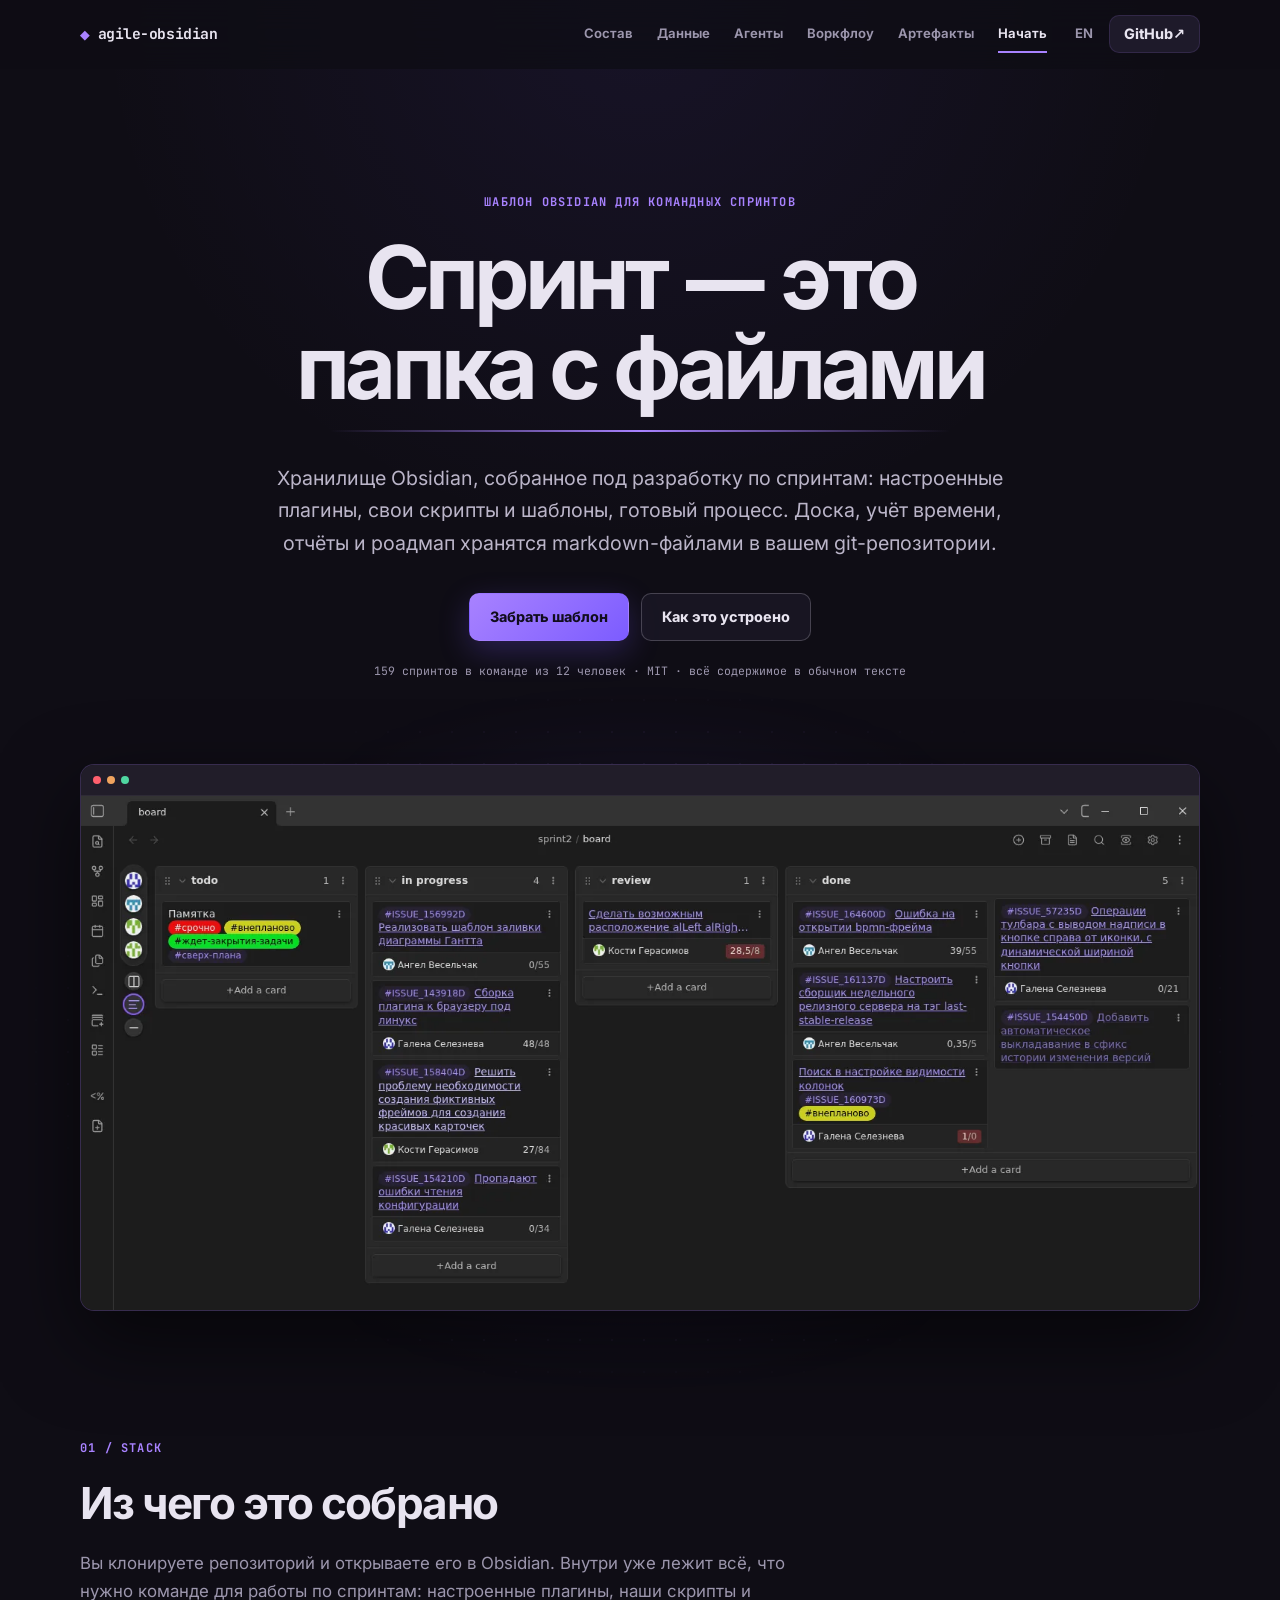
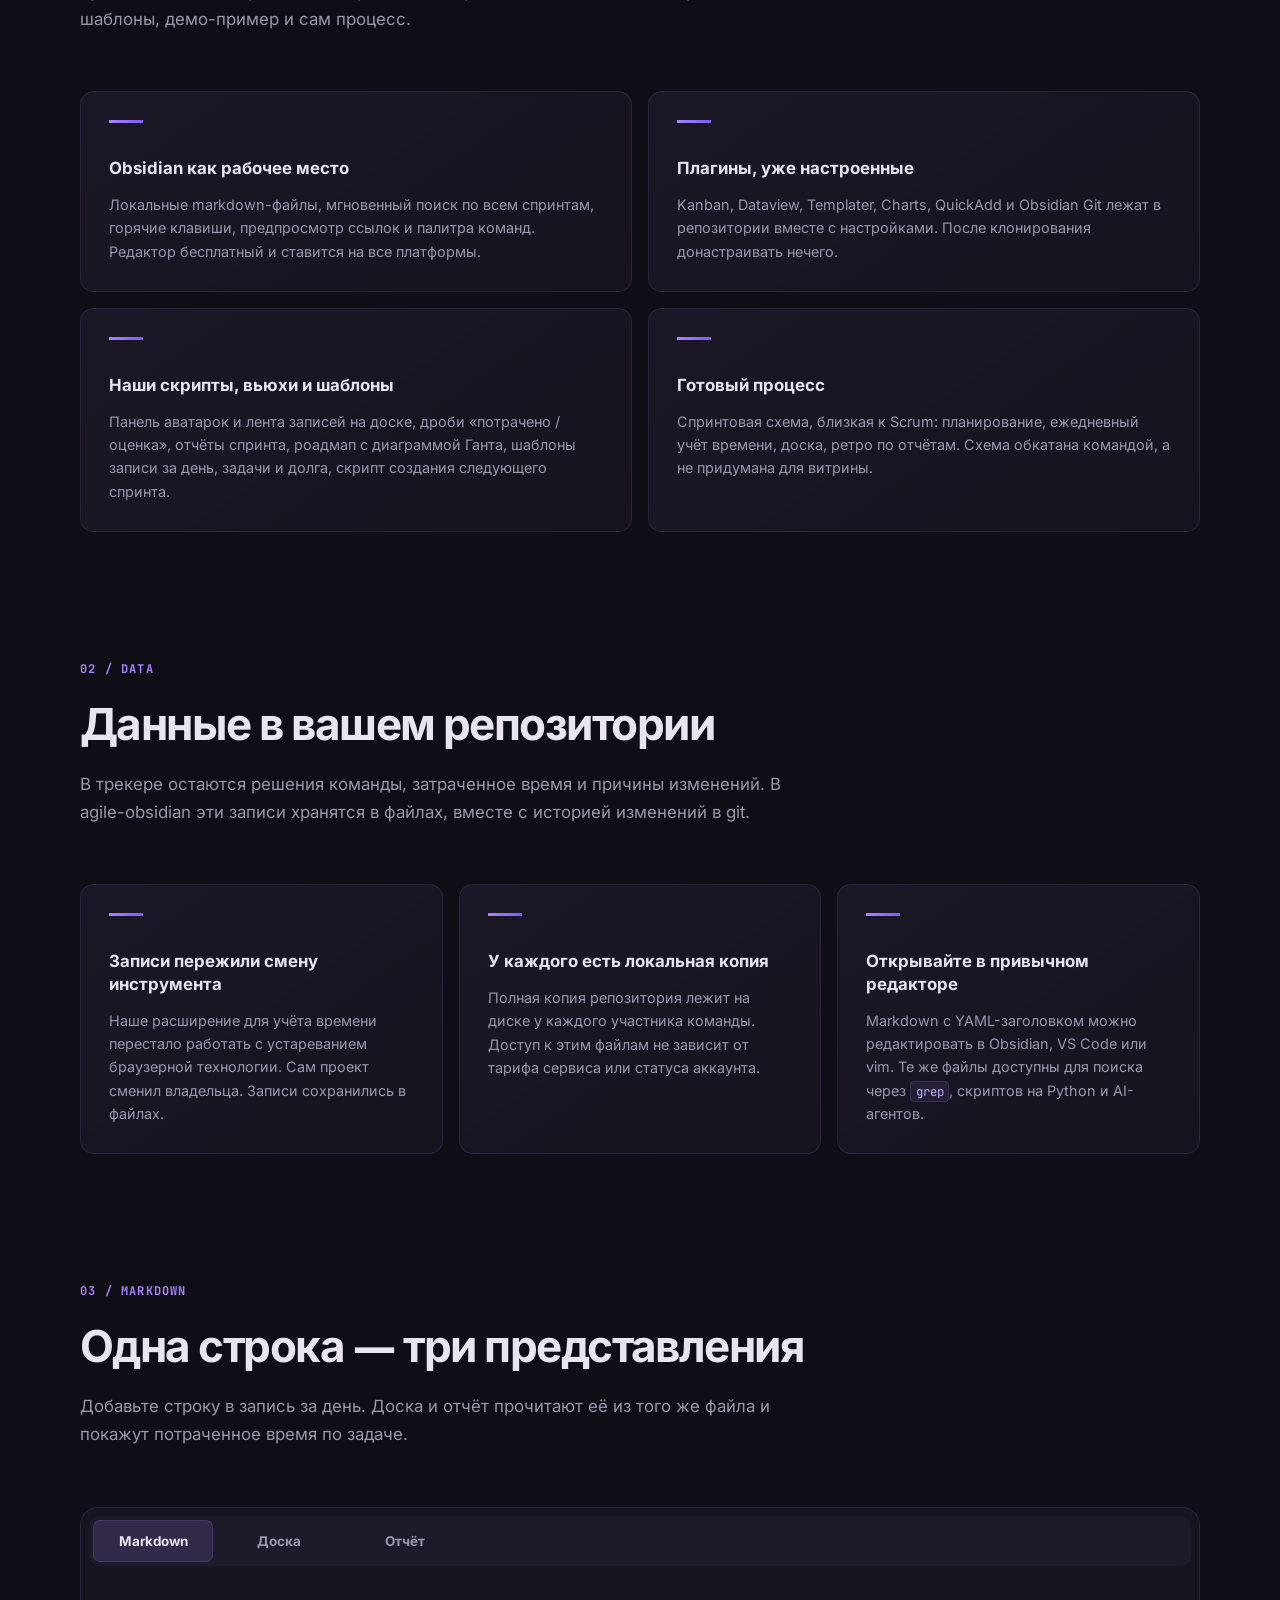
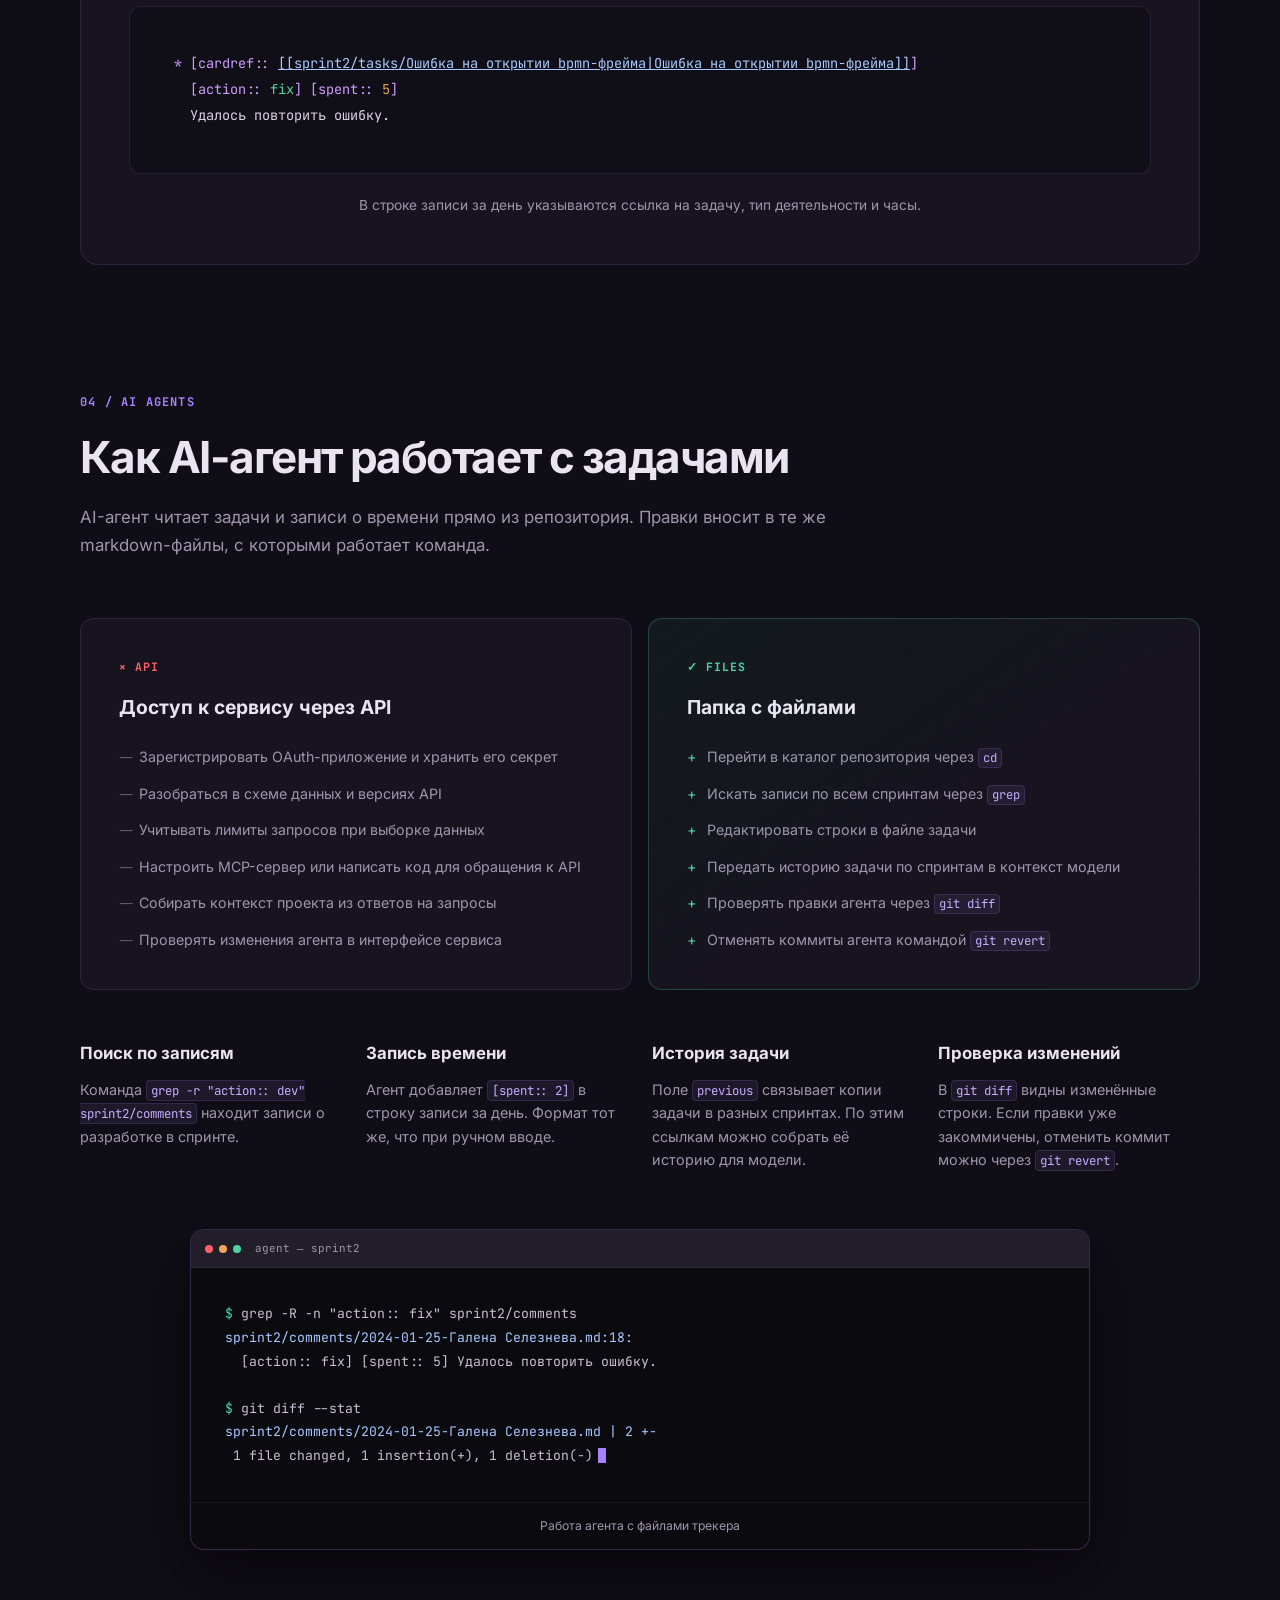
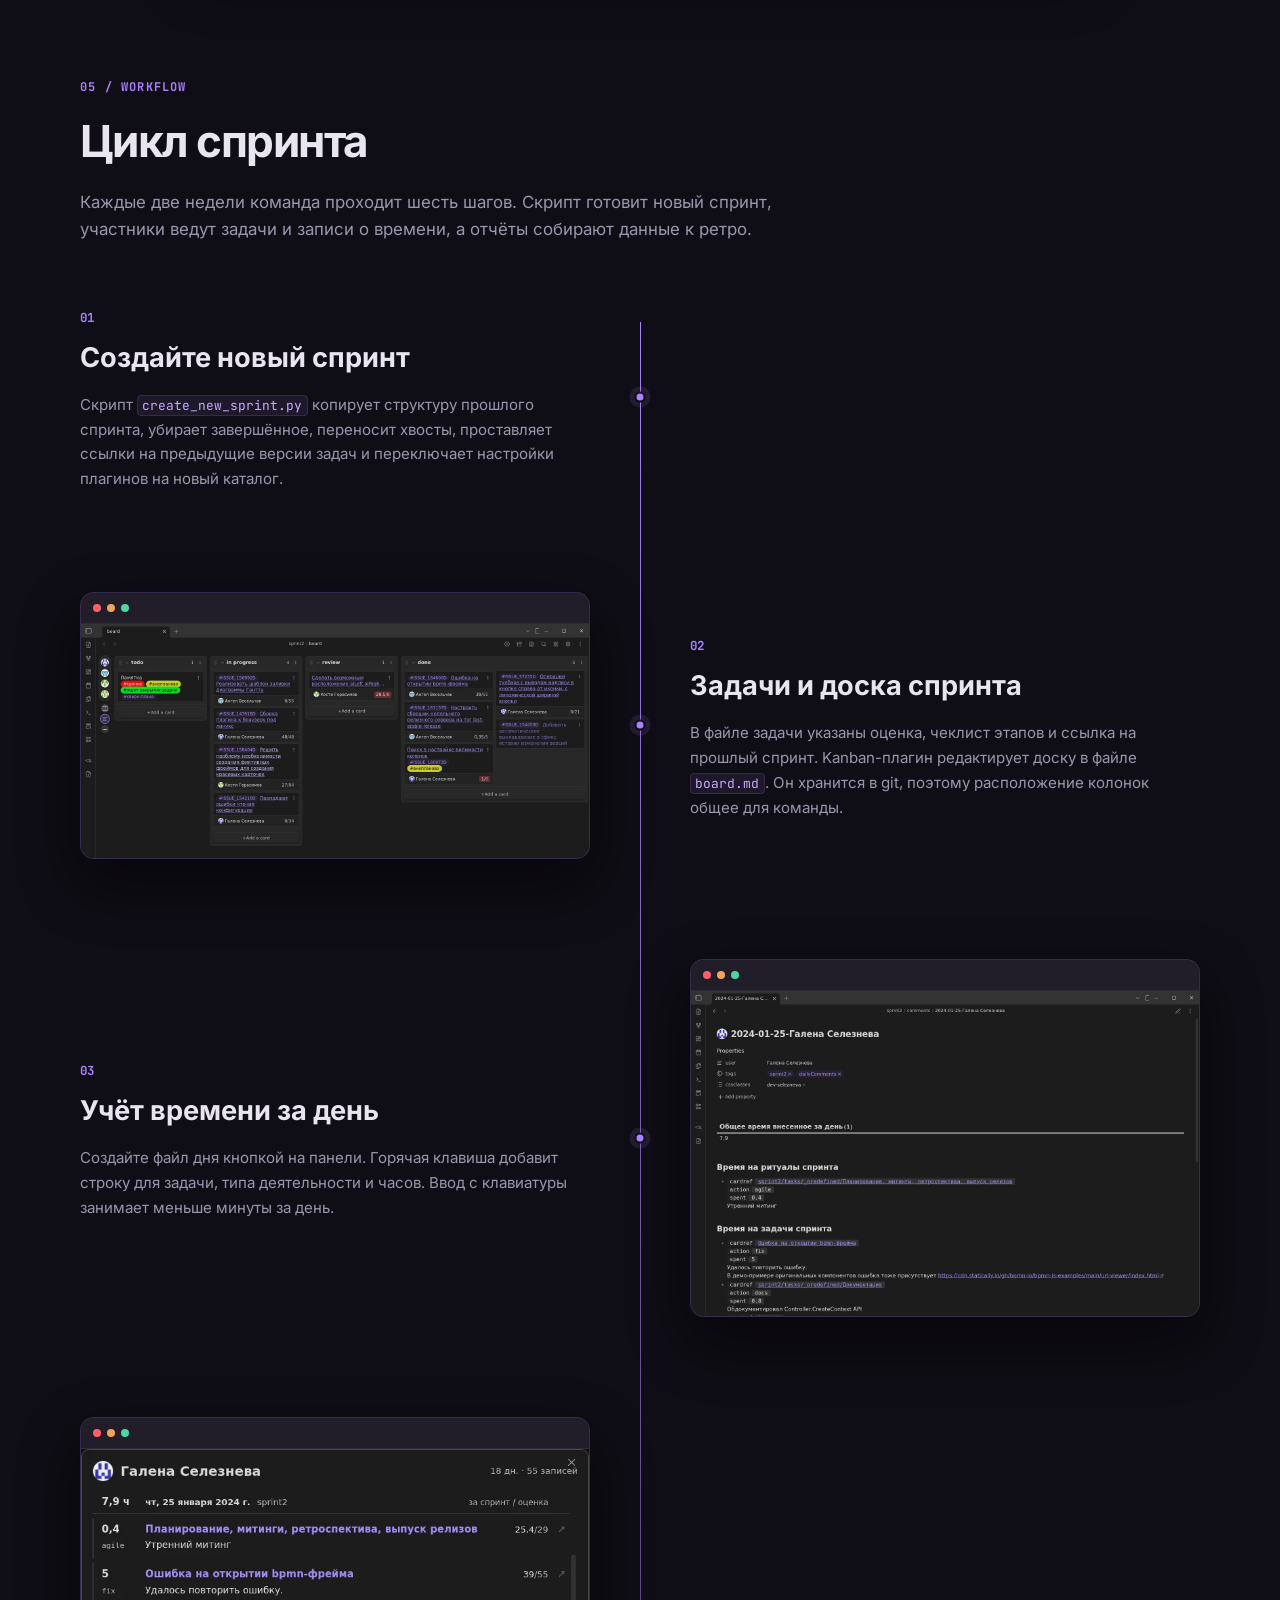
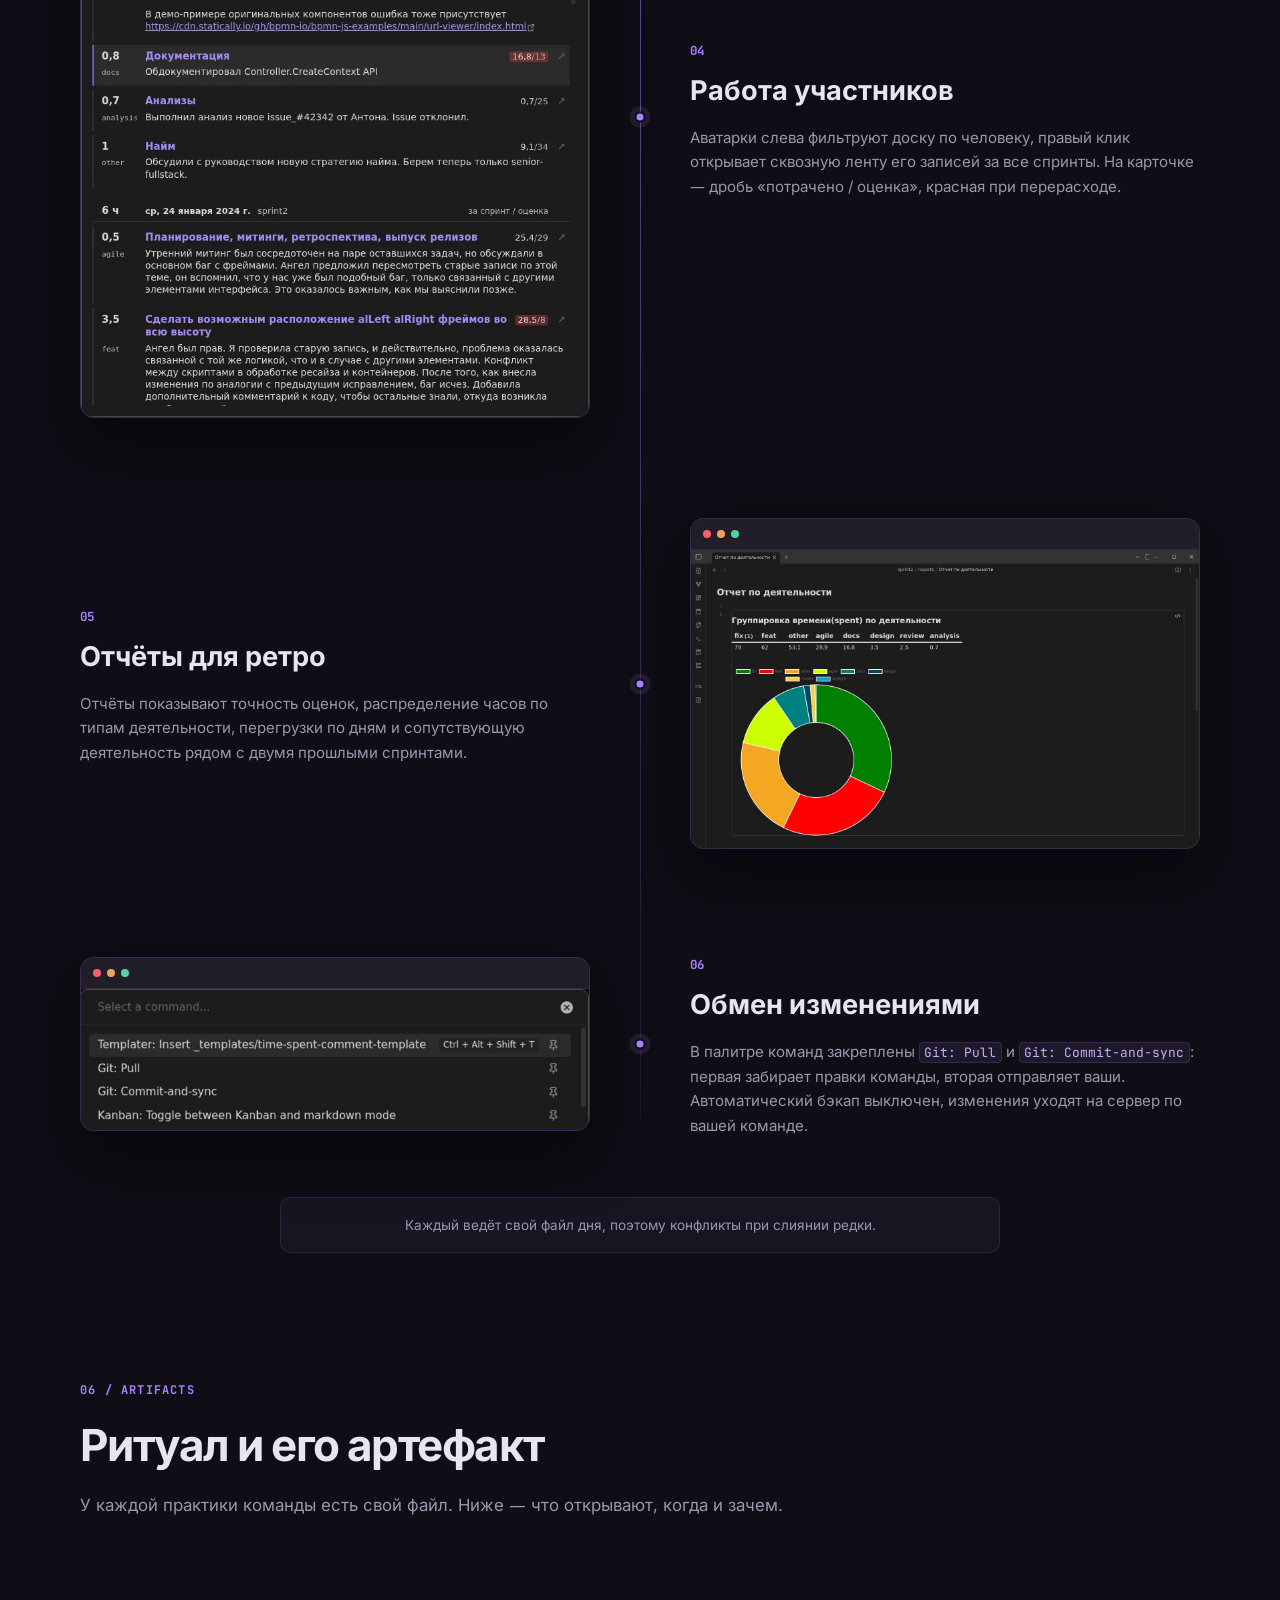
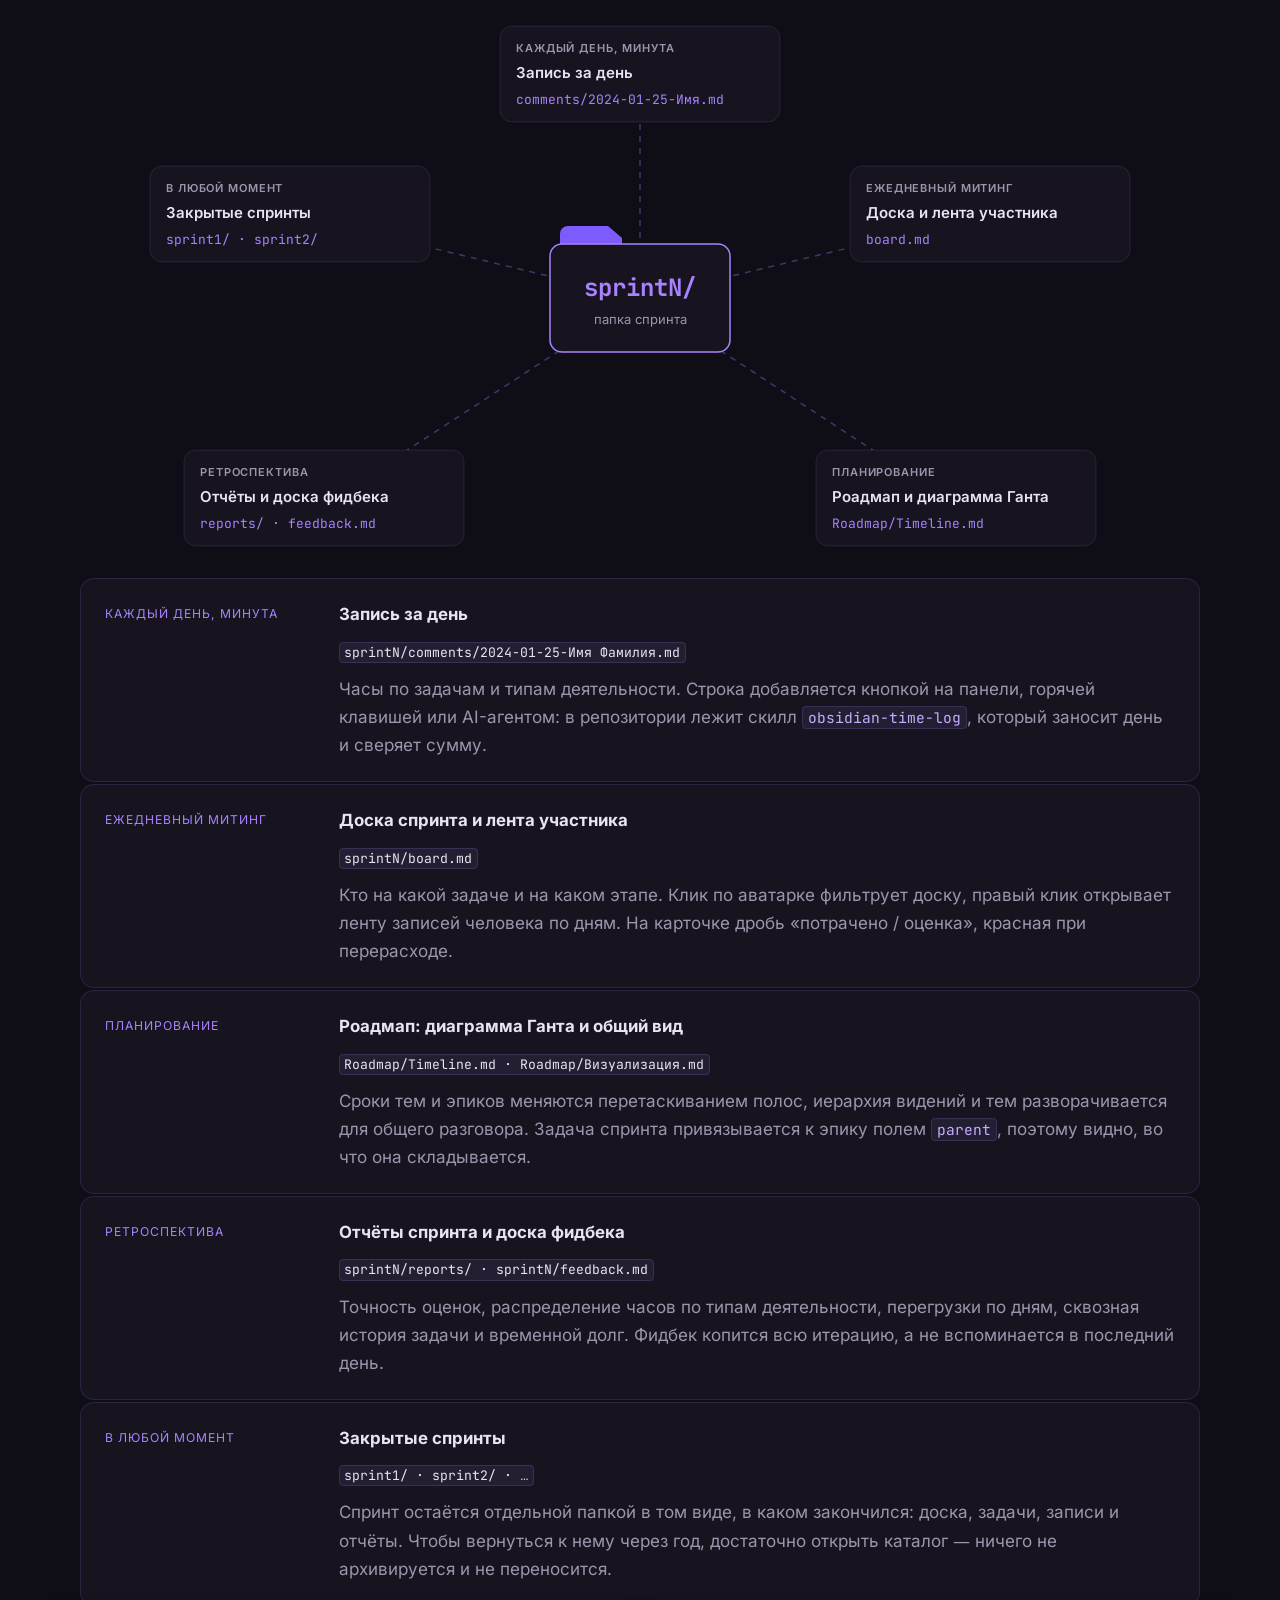
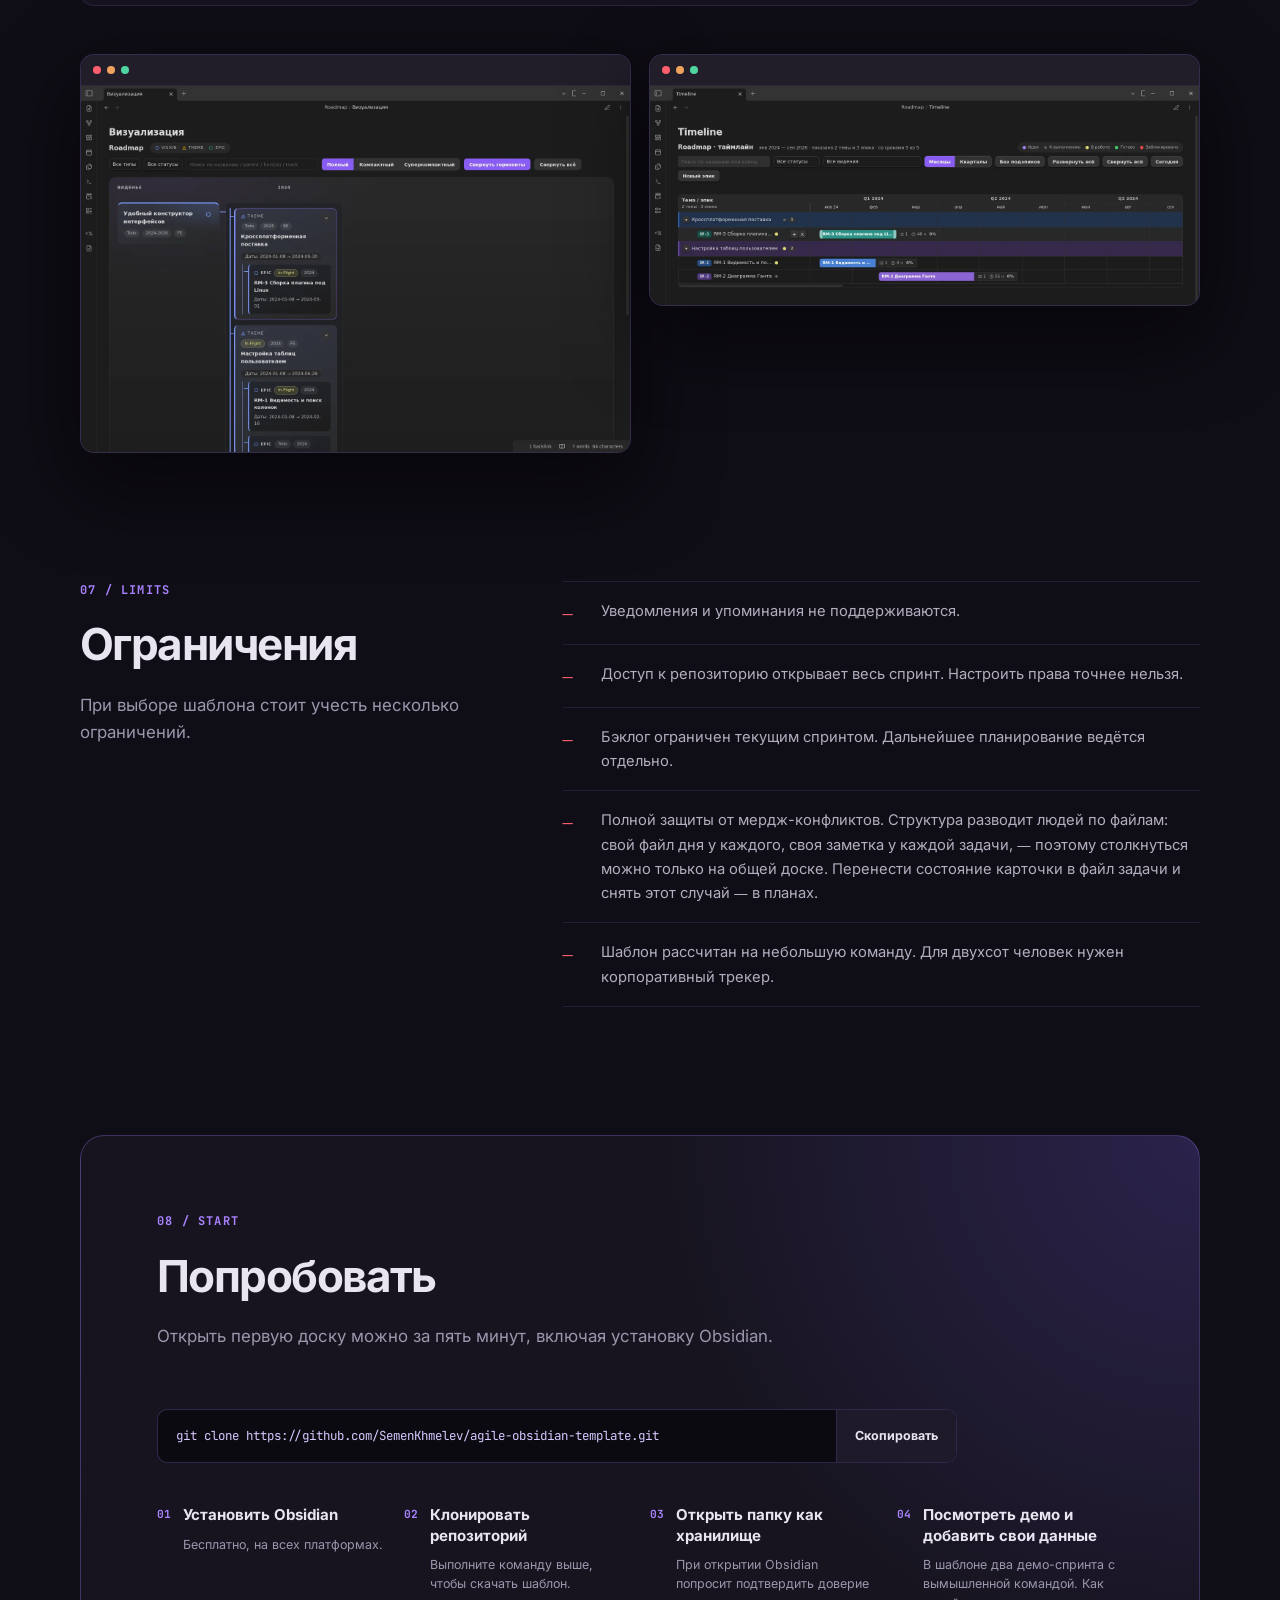
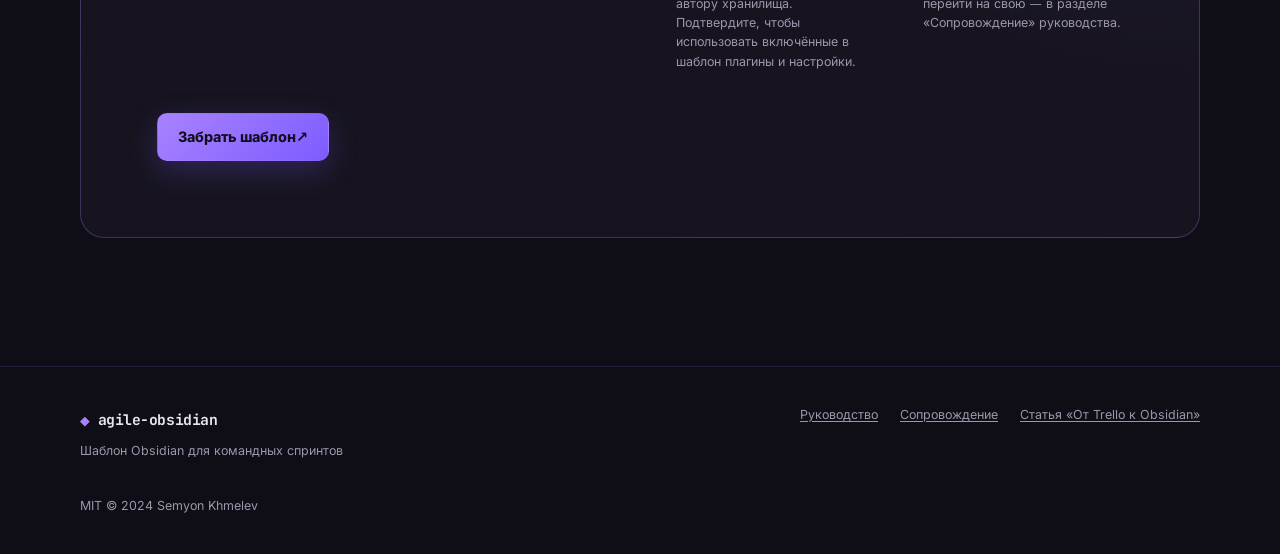
<file: index.html>
<!doctype html>
<html lang="ru">
<head>
  <meta charset="utf-8">
  <meta name="viewport" content="width=device-width, initial-scale=1">
  <meta name="color-scheme" content="dark">
  <meta name="theme-color" content="#0f0d15">
  <title>agile-obsidian — спринт как папка с файлами</title>
  <meta name="description" content="Хранилище Obsidian для командных спринтов: настроенные плагины, свои скрипты, шаблоны и отчёты, готовый процесс. Доска, учёт времени и роадмап — markdown-файлами в вашем git-репозитории.">
  <link rel="canonical" href="https://semenkhmelev.github.io/agile-obsidian-template/">
  <link rel="alternate" hreflang="ru" href="https://semenkhmelev.github.io/agile-obsidian-template/">
  <link rel="alternate" hreflang="en" href="https://semenkhmelev.github.io/agile-obsidian-template/en/">
  <link rel="alternate" hreflang="x-default" href="https://semenkhmelev.github.io/agile-obsidian-template/">
  <meta property="og:type" content="website">
  <meta property="og:site_name" content="agile-obsidian">
  <meta property="og:title" content="agile-obsidian — спринт как папка с файлами">
  <meta property="og:description" content="Хранилище Obsidian для командных спринтов: настроенные плагины, свои скрипты, шаблоны и отчёты, готовый процесс. Доска, учёт времени и роадмап — markdown-файлами в вашем git-репозитории.">
  <meta property="og:url" content="https://semenkhmelev.github.io/agile-obsidian-template/">
  <meta property="og:image" content="https://semenkhmelev.github.io/agile-obsidian-template/assets/img/og-image.png">
  <meta property="og:locale" content="ru">
  <meta name="twitter:card" content="summary_large_image">
  <meta name="twitter:title" content="agile-obsidian — спринт как папка с файлами">
  <meta name="twitter:description" content="Хранилище Obsidian для командных спринтов: настроенные плагины, свои скрипты, шаблоны и отчёты, готовый процесс. Доска, учёт времени и роадмап — markdown-файлами в вашем git-репозитории.">
  <meta name="twitter:image" content="https://semenkhmelev.github.io/agile-obsidian-template/assets/img/og-image.png">
  <link rel="icon" href="assets/img/favicon.svg" type="image/svg+xml">
  <link rel="stylesheet" href="assets/css/site.css">
  <script src="assets/js/site.js" defer></script>
</head>
<body>
  <a class="skip-link" href="#main">Перейти к содержанию</a>
  <header class="site-header">
    <div class="container nav-shell">
      <a class="brand" href="#top" aria-label="agile-obsidian">agile-obsidian</a>
      <nav class="site-nav" aria-label="agile-obsidian">
        
        <a href="#stack">Состав</a>
        
        <a href="#data">Данные</a>
        
        <a href="#agents">Агенты</a>
        
        <a href="#workflow">Воркфлоу</a>
        
        <a href="#artifacts">Артефакты</a>
        
        <a href="#start">Начать</a>
        
      </nav>
      <div class="nav-actions">
        <a class="language" href="en/" lang="en" hreflang="en" aria-label="English">EN</a>
        <a class="button button-small" href="https://github.com/SemenKhmelev/agile-obsidian-template">GitHub<span aria-hidden="true"> ↗</span></a>
      </div>
    </div>
  </header>

  <main id="main">
    <section class="hero" id="top" aria-labelledby="hero-title">
  <div class="container hero-copy">
    <p class="eyebrow">Шаблон Obsidian для командных спринтов</p>
    <h1 id="hero-title">Спринт — это папка с файлами</h1>
    <p class="hero-lead">Хранилище Obsidian, собранное под разработку по спринтам: настроенные плагины, свои скрипты и шаблоны, готовый процесс. Доска, учёт времени, отчёты и роадмап хранятся markdown-файлами в вашем git-репозитории.</p>
    <div class="hero-actions">
      <a class="button button-primary" href="https://github.com/SemenKhmelev/agile-obsidian-template">Забрать шаблон</a>
      <a class="button button-secondary" href="#stack">Как это устроено</a>
    </div>
    <p class="hero-note">159 спринтов в команде из 12 человек · MIT · всё содержимое в обычном тексте</p>
  </div>
  <div class="container hero-visual">
    <button class="window screenshot-button" type="button" data-lightbox-src="assets/img/board.webp" data-lightbox-alt="Kanban-доска спринта в Obsidian: колонки задач, панель аватарок участников слева, на карточках дробь «потрачено / оценка»">
      <span class="window-bar" aria-hidden="true"><i></i><i></i><i></i></span>
      <img src="assets/img/board.webp" width="1500" height="690" alt="Kanban-доска спринта в Obsidian: колонки задач, панель аватарок участников слева, на карточках дробь «потрачено / оценка»" fetchpriority="high">
    </button>
  </div>
</section>

    <section class="section reveal" id="stack" aria-labelledby="stack-title">
  <div class="container">
    <div class="section-heading">
      <p class="section-kicker">01 / STACK</p>
      <h2 id="stack-title">Из чего это собрано</h2>
      <p>Вы клонируете репозиторий и открываете его в Obsidian. Внутри уже лежит всё, что нужно команде для работы по спринтам: настроенные плагины, наши скрипты и шаблоны, демо-пример и сам процесс.</p>
    </div>
    <div class="cards data-cards stack-cards">
      
      <article class="card">
        <span class="card-mark" aria-hidden="true"></span>
        <h3>Obsidian как рабочее место</h3>
        <p>Локальные markdown-файлы, мгновенный поиск по всем спринтам, горячие клавиши, предпросмотр ссылок и палитра команд. Редактор бесплатный и ставится на все платформы.</p>
      </article>
      
      <article class="card">
        <span class="card-mark" aria-hidden="true"></span>
        <h3>Плагины, уже настроенные</h3>
        <p>Kanban, Dataview, Templater, Charts, QuickAdd и Obsidian Git лежат в репозитории вместе с настройками. После клонирования донастраивать нечего.</p>
      </article>
      
      <article class="card">
        <span class="card-mark" aria-hidden="true"></span>
        <h3>Наши скрипты, вьюхи и шаблоны</h3>
        <p>Панель аватарок и лента записей на доске, дроби «потрачено / оценка», отчёты спринта, роадмап с диаграммой Ганта, шаблоны записи за день, задачи и долга, скрипт создания следующего спринта.</p>
      </article>
      
      <article class="card">
        <span class="card-mark" aria-hidden="true"></span>
        <h3>Готовый процесс</h3>
        <p>Спринтовая схема, близкая к Scrum: планирование, ежедневный учёт времени, доска, ретро по отчётам. Схема обкатана командой, а не придумана для витрины.</p>
      </article>
      
    </div>
  </div>
</section>

    <section class="section reveal" id="data" aria-labelledby="data-title">
  <div class="container">
    <div class="section-heading">
      <p class="section-kicker">02 / DATA</p>
      <h2 id="data-title">Данные в вашем репозитории</h2>
      <p>В трекере остаются решения команды, затраченное время и причины изменений. В agile-obsidian эти записи хранятся в файлах, вместе с историей изменений в git.</p>
    </div>
    <div class="cards data-cards">
      
      <article class="card">
        <span class="card-mark" aria-hidden="true"></span>
        <h3>Записи пережили смену инструмента</h3>
        <p>Наше расширение для учёта времени перестало работать с устареванием браузерной технологии. Сам проект сменил владельца. Записи сохранились в файлах.</p>
      </article>
      
      <article class="card">
        <span class="card-mark" aria-hidden="true"></span>
        <h3>У каждого есть локальная копия</h3>
        <p>Полная копия репозитория лежит на диске у каждого участника команды. Доступ к этим файлам не зависит от тарифа сервиса или статуса аккаунта.</p>
      </article>
      
      <article class="card">
        <span class="card-mark" aria-hidden="true"></span>
        <h3>Открывайте в привычном редакторе</h3>
        <p>Markdown с YAML-заголовком можно редактировать в Obsidian, VS Code или vim. Те же файлы доступны для поиска через <code>grep</code>, скриптов на Python и AI-агентов.</p>
      </article>
      
    </div>
  </div>
</section>

    <section class="section reveal" id="text" aria-labelledby="text-title">
  <div class="container">
    <div class="section-heading">
      <p class="section-kicker">03 / MARKDOWN</p>
      <h2 id="text-title">Одна строка — три представления</h2>
      <p>Добавьте строку в запись за день. Доска и отчёт прочитают её из того же файла и покажут потраченное время по задаче.</p>
    </div>
    <div class="triptych" data-tabs>
      <div class="tab-list" role="tablist" aria-label="Одна строка — три представления">
        <button id="tab-markdown" type="button" role="tab" aria-selected="true" aria-controls="panel-markdown">Markdown</button>
        <button id="tab-board" type="button" role="tab" aria-selected="false" aria-controls="panel-board" tabindex="-1">Доска</button>
        <button id="tab-report" type="button" role="tab" aria-selected="false" aria-controls="panel-report" tabindex="-1">Отчёт</button>
      </div>
      <div class="tab-panel" id="panel-markdown" role="tabpanel" aria-labelledby="tab-markdown">
        <div class="code-sample" tabindex="0"><pre><code><span class="md-bullet">*</span> <span class="md-property">[cardref::</span> <span class="md-link">[[sprint2/tasks/Ошибка на открытии bpmn-фрейма|Ошибка на открытии bpmn-фрейма]]</span><span class="md-property">]</span>
  <span class="md-property">[action::</span> <span class="md-value">fix</span><span class="md-property">]</span> <span class="md-property">[spent::</span> <span class="md-number">5</span><span class="md-property">]</span>
  Удалось повторить ошибку.</code></pre></div>
        <p class="caption">В строке записи за день указываются ссылка на задачу, тип деятельности и часы.</p>
      </div>
      <div class="tab-panel" id="panel-board" role="tabpanel" aria-labelledby="tab-board">
        <button class="window screenshot-button compact-shot" type="button" data-lightbox-src="assets/img/card.webp" data-lightbox-alt="Фрагмент доски спринта: колонки review и done, подсвечена карточка «Ошибка на открытии bpmn-фрейма» с дробью 39/55">
          <span class="window-bar" aria-hidden="true"><i></i><i></i><i></i></span>
          <img src="assets/img/card.webp" width="1680" height="876" loading="lazy" alt="Фрагмент доски спринта: колонки review и done, подсвечена карточка «Ошибка на открытии bpmn-фрейма» с дробью 39/55">
        </button>
        <p class="caption">Та же задача на доске. Дробь «потрачено / оценка» стоит на карточке, при перерасходе она краснеет — как у соседней задачи в review.</p>
      </div>
      <div class="tab-panel" id="panel-report" role="tabpanel" aria-labelledby="tab-report">
        <button class="window screenshot-button" type="button" data-lightbox-src="assets/img/report.webp" data-lightbox-alt="Отчёт по задачам спринта: таблица с оценкой, потраченным временем и состоянием задач">
          <span class="window-bar" aria-hidden="true"><i></i><i></i><i></i></span>
          <img src="assets/img/report.webp" width="1500" height="1000" loading="lazy" alt="Отчёт по задачам спринта: таблица с оценкой, потраченным временем и состоянием задач">
        </button>
        <p class="caption">Отчёт спринта собирает оценку, факт и точность из записей.</p>
      </div>
    </div>
  </div>
</section>

    <section class="section reveal" id="agents" aria-labelledby="agents-title">
  <div class="container">
    <div class="section-heading wide-heading">
      <p class="section-kicker">04 / AI AGENTS</p>
      <h2 id="agents-title">Как AI-агент работает с задачами</h2>
      <p>AI-агент читает задачи и записи о времени прямо из репозитория. Правки вносит в те же markdown-файлы, с которыми работает команда.</p>
    </div>
    <div class="agent-compare">
      <article class="compare-panel compare-closed">
        <p class="compare-label"><span aria-hidden="true">×</span> API</p>
        <h3>Доступ к сервису через API</h3>
        <ul>
          
          <li>Зарегистрировать OAuth-приложение и хранить его секрет</li>
          
          <li>Разобраться в схеме данных и версиях API</li>
          
          <li>Учитывать лимиты запросов при выборке данных</li>
          
          <li>Настроить MCP-сервер или написать код для обращения к API</li>
          
          <li>Собирать контекст проекта из ответов на запросы</li>
          
          <li>Проверять изменения агента в интерфейсе сервиса</li>
          
        </ul>
      </article>
      <article class="compare-panel compare-files">
        <p class="compare-label"><span aria-hidden="true">✓</span> FILES</p>
        <h3>Папка с файлами</h3>
        <ul>
          
          <li>Перейти в каталог репозитория через <code>cd</code></li>
          
          <li>Искать записи по всем спринтам через <code>grep</code></li>
          
          <li>Редактировать строки в файле задачи</li>
          
          <li>Передать историю задачи по спринтам в контекст модели</li>
          
          <li>Проверять правки агента через <code>git diff</code></li>
          
          <li>Отменять коммиты агента командой <code>git revert</code></li>
          
        </ul>
      </article>
    </div>
    <div class="agent-points">
      
      <article>
        <h3>Поиск по записям</h3>
        <p>Команда <code>grep -r &quot;action:: dev&quot; sprint2/comments</code> находит записи о разработке в спринте.</p>
      </article>
      
      <article>
        <h3>Запись времени</h3>
        <p>Агент добавляет <code>[spent:: 2]</code> в строку записи за день. Формат тот же, что при ручном вводе.</p>
      </article>
      
      <article>
        <h3>История задачи</h3>
        <p>Поле <code>previous</code> связывает копии задачи в разных спринтах. По этим ссылкам можно собрать её историю для модели.</p>
      </article>
      
      <article>
        <h3>Проверка изменений</h3>
        <p>В <code>git diff</code> видны изменённые строки. Если правки уже закоммичены, отменить коммит можно через <code>git revert</code>.</p>
      </article>
      
    </div>
    <figure class="terminal">
      <div class="terminal-bar" aria-hidden="true"><i></i><i></i><i></i><span>agent — sprint2</span></div>
      <pre><code><span class="prompt">$</span> grep -R -n "action:: fix" sprint2/comments
<span class="result">sprint2/comments/2024-01-25-Галена Селезнева.md:18:</span>
  [action:: fix] [spent:: 5] Удалось повторить ошибку.

<span class="prompt">$</span> git diff --stat
<span class="result">sprint2/comments/2024-01-25-Галена Селезнева.md | 2 +-</span>
 1 file changed, 1 insertion(+), 1 deletion(-)<span class="cursor" aria-hidden="true"></span></code></pre>
      <figcaption>Работа агента с файлами трекера</figcaption>
    </figure>
  </div>
</section>

    <section class="section reveal" id="workflow" aria-labelledby="workflow-title">
  <div class="container">
    <div class="section-heading">
      <p class="section-kicker">05 / WORKFLOW</p>
      <h2 id="workflow-title">Цикл спринта</h2>
      <p>Каждые две недели команда проходит шесть шагов. Скрипт готовит новый спринт, участники ведут задачи и записи о времени, а отчёты собирают данные к ретро.</p>
    </div>
    <div class="workflow-list">
      
      <article class="workflow-step">
        <div class="step-copy">
          <span class="step-number">01</span>
          <h3>Создайте новый спринт</h3>
          <p>Скрипт <code>create_new_sprint.py</code> копирует структуру прошлого спринта, убирает завершённое, переносит хвосты, проставляет ссылки на предыдущие версии задач и переключает настройки плагинов на новый каталог.</p>
        </div>
        
      </article>
      
      <article class="workflow-step">
        <div class="step-copy">
          <span class="step-number">02</span>
          <h3>Задачи и доска спринта</h3>
          <p>В файле задачи указаны оценка, чеклист этапов и ссылка на прошлый спринт. Kanban-плагин редактирует доску в файле <code>board.md</code>. Он хранится в git, поэтому расположение колонок общее для команды.</p>
        </div>
        
        <button class="window screenshot-button step-shot" type="button" data-lightbox-src="assets/img/board.webp" data-lightbox-alt="Доска спринта с колонками и карточками задач">
          <span class="window-bar" aria-hidden="true"><i></i><i></i><i></i></span>
          <img src="assets/img/board.webp" width="1500" height="690" loading="lazy" alt="Доска спринта с колонками и карточками задач">
        </button>
        
      </article>
      
      <article class="workflow-step">
        <div class="step-copy">
          <span class="step-number">03</span>
          <h3>Учёт времени за день</h3>
          <p>Создайте файл дня кнопкой на панели. Горячая клавиша добавит строку для задачи, типа деятельности и часов. Ввод с клавиатуры занимает меньше минуты за день.</p>
        </div>
        
        <button class="window screenshot-button step-shot" type="button" data-lightbox-src="assets/img/daily.webp" data-lightbox-alt="Запись за день в редакторе Obsidian: строки учёта времени по задачам">
          <span class="window-bar" aria-hidden="true"><i></i><i></i><i></i></span>
          <img src="assets/img/daily.webp" width="1500" height="960" loading="lazy" alt="Запись за день в редакторе Obsidian: строки учёта времени по задачам">
        </button>
        
      </article>
      
      <article class="workflow-step">
        <div class="step-copy">
          <span class="step-number">04</span>
          <h3>Работа участников</h3>
          <p>Аватарки слева фильтруют доску по человеку, правый клик открывает сквозную ленту его записей за все спринты. На карточке — дробь «потрачено / оценка», красная при перерасходе.</p>
        </div>
        
        <button class="window screenshot-button step-shot" type="button" data-lightbox-src="assets/img/feed.webp" data-lightbox-alt="Лента записей участника: дни сверху вниз, часы, тип деятельности и ссылки на задачи">
          <span class="window-bar" aria-hidden="true"><i></i><i></i><i></i></span>
          <img src="assets/img/feed.webp" width="760" height="850" loading="lazy" alt="Лента записей участника: дни сверху вниз, часы, тип деятельности и ссылки на задачи">
        </button>
        
      </article>
      
      <article class="workflow-step">
        <div class="step-copy">
          <span class="step-number">05</span>
          <h3>Отчёты для ретро</h3>
          <p>Отчёты показывают точность оценок, распределение часов по типам деятельности, перегрузки по дням и сопутствующую деятельность рядом с двумя прошлыми спринтами.</p>
        </div>
        
        <button class="window screenshot-button step-shot" type="button" data-lightbox-src="assets/img/charts.webp" data-lightbox-alt="Графики отчёта: распределение потраченного времени по типам деятельности">
          <span class="window-bar" aria-hidden="true"><i></i><i></i><i></i></span>
          <img src="assets/img/charts.webp" width="1500" height="880" loading="lazy" alt="Графики отчёта: распределение потраченного времени по типам деятельности">
        </button>
        
      </article>
      
      <article class="workflow-step">
        <div class="step-copy">
          <span class="step-number">06</span>
          <h3>Обмен изменениями</h3>
          <p>В палитре команд закреплены <code>Git: Pull</code> и <code>Git: Commit-and-sync</code>: первая забирает правки команды, вторая отправляет ваши. Автоматический бэкап выключен, изменения уходят на сервер по вашей команде.</p>
        </div>
        
        <button class="window screenshot-button step-shot" type="button" data-lightbox-src="assets/img/palette.webp" data-lightbox-alt="Палитра команд Obsidian: сверху закреплены команды Git: Pull и Git: Commit-and-sync">
          <span class="window-bar" aria-hidden="true"><i></i><i></i><i></i></span>
          <img src="assets/img/palette.webp" width="1396" height="390" loading="lazy" alt="Палитра команд Obsidian: сверху закреплены команды Git: Pull и Git: Commit-and-sync">
        </button>
        
      </article>
      
    </div>
    <p class="workflow-footnote">Каждый ведёт свой файл дня, поэтому конфликты при слиянии редки.</p>
  </div>
</section>

    <section class="section reveal" id="artifacts" aria-labelledby="artifacts-title">
  <div class="container">
    <div class="section-heading">
      <p class="section-kicker">06 / ARTIFACTS</p>
      <h2 id="artifacts-title">Ритуал и его артефакт</h2>
      <p>У каждой практики команды есть свой файл. Ниже — что открывают, когда и зачем.</p>
    </div>
    <!-- Схема-«звезда»: пять артефактов спринта вокруг папки sprintN/ -->
    <figure class="star" aria-label="Артефакты спринта в одной папке">
      <svg class="star-svg" viewBox="0 0 1120 600" role="img" aria-labelledby="star-title star-desc" xmlns="http://www.w3.org/2000/svg">
        <title id="star-title">Артефакты спринта в одной папке</title>
        <desc id="star-desc">В центре папка спринта. Вокруг неё пять файлов: запись за день в comments, доска board.md, роадмап Roadmap/Timeline.md, отчёты в reports с доской фидбека feedback.md и закрытые спринты sprint1 и sprint2. У каждой практики команды свой файл, и все они лежат в папке спринта.</desc>

        <!-- Лучи от центра к карточкам -->
        <g class="star-rays" aria-hidden="true">
          <line class="star-ray" x1="560" y1="320" x2="560" y2="96" />
          <line class="star-ray" x1="560" y1="320" x2="910" y2="236" />
          <line class="star-ray" x1="560" y1="320" x2="866" y2="520" />
          <line class="star-ray" x1="560" y1="320" x2="254" y2="520" />
          <line class="star-ray" x1="560" y1="320" x2="210" y2="236" />
        </g>

        <!-- Центр: папка спринта -->
        <g class="star-center" aria-hidden="true">
          <path class="star-folder-tab" d="M480 268 v-12 a8 8 0 0 1 8 -8 h40 l14 12 v8 z" />
          <rect class="star-folder" x="470" y="266" width="180" height="108" rx="12" />
          <text class="star-folder-name" x="560" y="318" text-anchor="middle">sprintN/</text>
          <text class="star-folder-sub" x="560" y="346" text-anchor="middle">папка спринта</text>
        </g>

        <!-- Карточки артефактов -->
        <g class="star-node star-node-1">
          <rect class="star-card" x="420" y="48" width="280" height="96" rx="12" />
          <text class="star-kicker" x="436" y="74">Каждый день, минута</text>
          <text class="star-name" x="436" y="100">Запись за день</text>
          <text class="star-path" x="436" y="126">comments/2024-01-25-Имя.md</text>
        </g>

        <g class="star-node star-node-2">
          <rect class="star-card" x="770" y="188" width="280" height="96" rx="12" />
          <text class="star-kicker" x="786" y="214">Ежедневный митинг</text>
          <text class="star-name" x="786" y="240">Доска и лента участника</text>
          <text class="star-path" x="786" y="266">board.md</text>
        </g>

        <g class="star-node star-node-3">
          <rect class="star-card" x="736" y="472" width="280" height="96" rx="12" />
          <text class="star-kicker" x="752" y="498">Планирование</text>
          <text class="star-name" x="752" y="524">Роадмап и диаграмма Ганта</text>
          <text class="star-path" x="752" y="550">Roadmap/Timeline.md</text>
        </g>

        <g class="star-node star-node-4">
          <rect class="star-card" x="104" y="472" width="280" height="96" rx="12" />
          <text class="star-kicker" x="120" y="498">Ретроспектива</text>
          <text class="star-name" x="120" y="524">Отчёты и доска фидбека</text>
          <text class="star-path" x="120" y="550">reports/ · feedback.md</text>
        </g>

        <g class="star-node star-node-5">
          <rect class="star-card" x="70" y="188" width="280" height="96" rx="12" />
          <text class="star-kicker" x="86" y="214">В любой момент</text>
          <text class="star-name" x="86" y="240">Закрытые спринты</text>
          <text class="star-path" x="86" y="266">sprint1/ · sprint2/</text>
        </g>
      </svg>
    </figure>
    <div class="artifact-list">
      
      <article class="artifact-row">
        <p class="artifact-when">Каждый день, минута</p>
        <div class="artifact-body">
          <h3>Запись за день</h3>
          <p class="artifact-path"><code>sprintN/comments/2024-01-25-Имя Фамилия.md</code></p>
          <p>Часы по задачам и типам деятельности. Строка добавляется кнопкой на панели, горячей клавишей или AI-агентом: в репозитории лежит скилл <code>obsidian-time-log</code>, который заносит день и сверяет сумму.</p>
        </div>
      </article>
      
      <article class="artifact-row">
        <p class="artifact-when">Ежедневный митинг</p>
        <div class="artifact-body">
          <h3>Доска спринта и лента участника</h3>
          <p class="artifact-path"><code>sprintN/board.md</code></p>
          <p>Кто на какой задаче и на каком этапе. Клик по аватарке фильтрует доску, правый клик открывает ленту записей человека по дням. На карточке дробь «потрачено / оценка», красная при перерасходе.</p>
        </div>
      </article>
      
      <article class="artifact-row">
        <p class="artifact-when">Планирование</p>
        <div class="artifact-body">
          <h3>Роадмап: диаграмма Ганта и общий вид</h3>
          <p class="artifact-path"><code>Roadmap/Timeline.md · Roadmap/Визуализация.md</code></p>
          <p>Сроки тем и эпиков меняются перетаскиванием полос, иерархия видений и тем разворачивается для общего разговора. Задача спринта привязывается к эпику полем <code>parent</code>, поэтому видно, во что она складывается.</p>
        </div>
      </article>
      
      <article class="artifact-row">
        <p class="artifact-when">Ретроспектива</p>
        <div class="artifact-body">
          <h3>Отчёты спринта и доска фидбека</h3>
          <p class="artifact-path"><code>sprintN/reports/ · sprintN/feedback.md</code></p>
          <p>Точность оценок, распределение часов по типам деятельности, перегрузки по дням, сквозная история задачи и временной долг. Фидбек копится всю итерацию, а не вспоминается в последний день.</p>
        </div>
      </article>
      
      <article class="artifact-row">
        <p class="artifact-when">В любой момент</p>
        <div class="artifact-body">
          <h3>Закрытые спринты</h3>
          <p class="artifact-path"><code>sprint1/ · sprint2/ · …</code></p>
          <p>Спринт остаётся отдельной папкой в том виде, в каком закончился: доска, задачи, записи и отчёты. Чтобы вернуться к нему через год, достаточно открыть каталог — ничего не архивируется и не переносится.</p>
        </div>
      </article>
      
    </div>
    <div class="feature-shots">
      <button class="window screenshot-button" type="button" data-lightbox-src="assets/img/roadmap.webp" data-lightbox-alt="Визуализация роадмапа: видения, темы и эпики в виде иерархии">
        <span class="window-bar" aria-hidden="true"><i></i><i></i><i></i></span>
        <img src="assets/img/roadmap.webp" width="1500" height="1000" loading="lazy" alt="Визуализация роадмапа: видения, темы и эпики в виде иерархии">
      </button>
      <button class="window screenshot-button" type="button" data-lightbox-src="assets/img/timeline.webp" data-lightbox-alt="Диаграмма Ганта по темам и эпикам роадмапа">
        <span class="window-bar" aria-hidden="true"><i></i><i></i><i></i></span>
        <img src="assets/img/timeline.webp" width="1500" height="600" loading="lazy" alt="Диаграмма Ганта по темам и эпикам роадмапа">
      </button>
    </div>
  </div>
</section>

    <section class="section reveal" id="limits" aria-labelledby="limits-title">
  <div class="container limits-layout">
    <div class="section-heading">
      <p class="section-kicker">07 / LIMITS</p>
      <h2 id="limits-title">Ограничения</h2>
      <p>При выборе шаблона стоит учесть несколько ограничений.</p>
    </div>
    <ul class="limits-list">
      
      <li><span aria-hidden="true">—</span><p>Уведомления и упоминания не поддерживаются.</p></li>
      
      <li><span aria-hidden="true">—</span><p>Доступ к репозиторию открывает весь спринт. Настроить права точнее нельзя.</p></li>
      
      <li><span aria-hidden="true">—</span><p>Бэклог ограничен текущим спринтом. Дальнейшее планирование ведётся отдельно.</p></li>
      
      <li><span aria-hidden="true">—</span><p>Полной защиты от мердж-конфликтов. Структура разводит людей по файлам: свой файл дня у каждого, своя заметка у каждой задачи, — поэтому столкнуться можно только на общей доске. Перенести состояние карточки в файл задачи и снять этот случай — в планах.</p></li>
      
      <li><span aria-hidden="true">—</span><p>Шаблон рассчитан на небольшую команду. Для двухсот человек нужен корпоративный трекер.</p></li>
      
    </ul>
  </div>
</section>

    <section class="section start-section reveal" id="start" aria-labelledby="start-title">
  <div class="container start-card">
    <div class="section-heading">
      <p class="section-kicker">08 / START</p>
      <h2 id="start-title">Попробовать</h2>
      <p>Открыть первую доску можно за пять минут, включая установку Obsidian.</p>
    </div>
    <div class="command" data-copy-wrap>
      <code data-copy-value>git clone https://github.com/SemenKhmelev/agile-obsidian-template.git</code>
      <button type="button" data-copy data-label="Скопировать" data-copied="Скопировано">Скопировать</button>
      <span class="sr-only" aria-live="polite" data-copy-status></span>
    </div>
    <ol class="start-steps">
      
      <li>
        <div>
          <h3>Установить Obsidian</h3>
          <p>Бесплатно, на всех платформах.</p>
        </div>
      </li>
      
      <li>
        <div>
          <h3>Клонировать репозиторий</h3>
          <p>Выполните команду выше, чтобы скачать шаблон.</p>
        </div>
      </li>
      
      <li>
        <div>
          <h3>Открыть папку как хранилище</h3>
          <p>При открытии Obsidian попросит подтвердить доверие автору хранилища. Подтвердите, чтобы использовать включённые в шаблон плагины и настройки.</p>
        </div>
      </li>
      
      <li>
        <div>
          <h3>Посмотреть демо и добавить свои данные</h3>
          <p>В шаблоне два демо-спринта с вымышленной командой. Как перейти на свою — в разделе «Сопровождение» руководства.</p>
        </div>
      </li>
      
    </ol>
    <a class="button button-primary start-button" href="https://github.com/SemenKhmelev/agile-obsidian-template">Забрать шаблон<span aria-hidden="true"> ↗</span></a>
  </div>
</section>

  </main>

  <footer class="site-footer">
    <div class="container footer-grid">
      <div>
        <a class="brand" href="#top">agile-obsidian</a>
        <p>Шаблон Obsidian для командных спринтов</p>
      </div>
      <nav class="footer-links" aria-label="Шаблон Obsidian для командных спринтов">
        <a href="https://github.com/SemenKhmelev/agile-obsidian-template#readme">Руководство</a>
        <a href="https://github.com/SemenKhmelev/agile-obsidian-template#сопровождение">Сопровождение</a>
        <a href="https://habr.com/ru/articles/864466/">Статья «От Trello к Obsidian»</a>
      </nav>
      <p class="license">MIT © 2024 Semyon Khmelev</p>
    </div>
  </footer>

  <dialog class="lightbox" data-lightbox>
    <button class="lightbox-close" type="button" data-lightbox-close aria-label="Закрыть">×</button>
    <img data-lightbox-image alt="">
  </dialog>
</body>
</html>
</file>
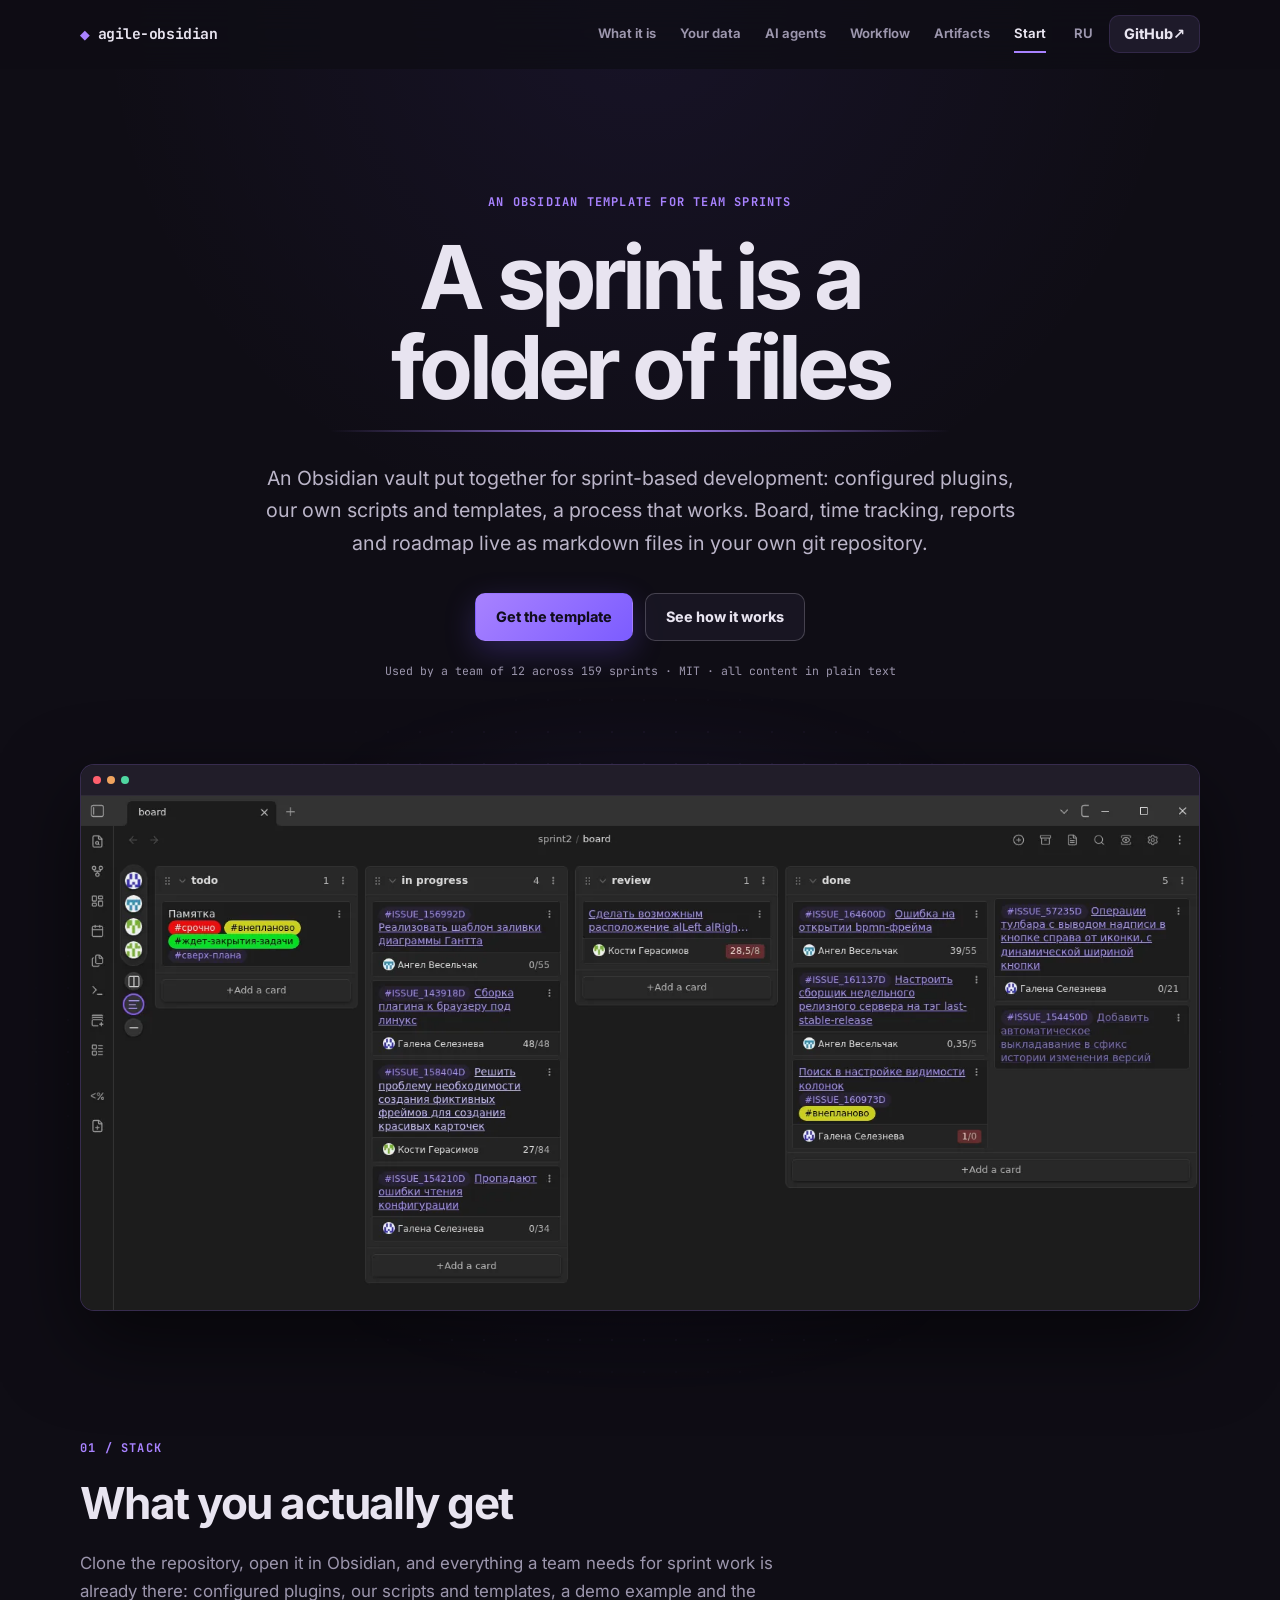
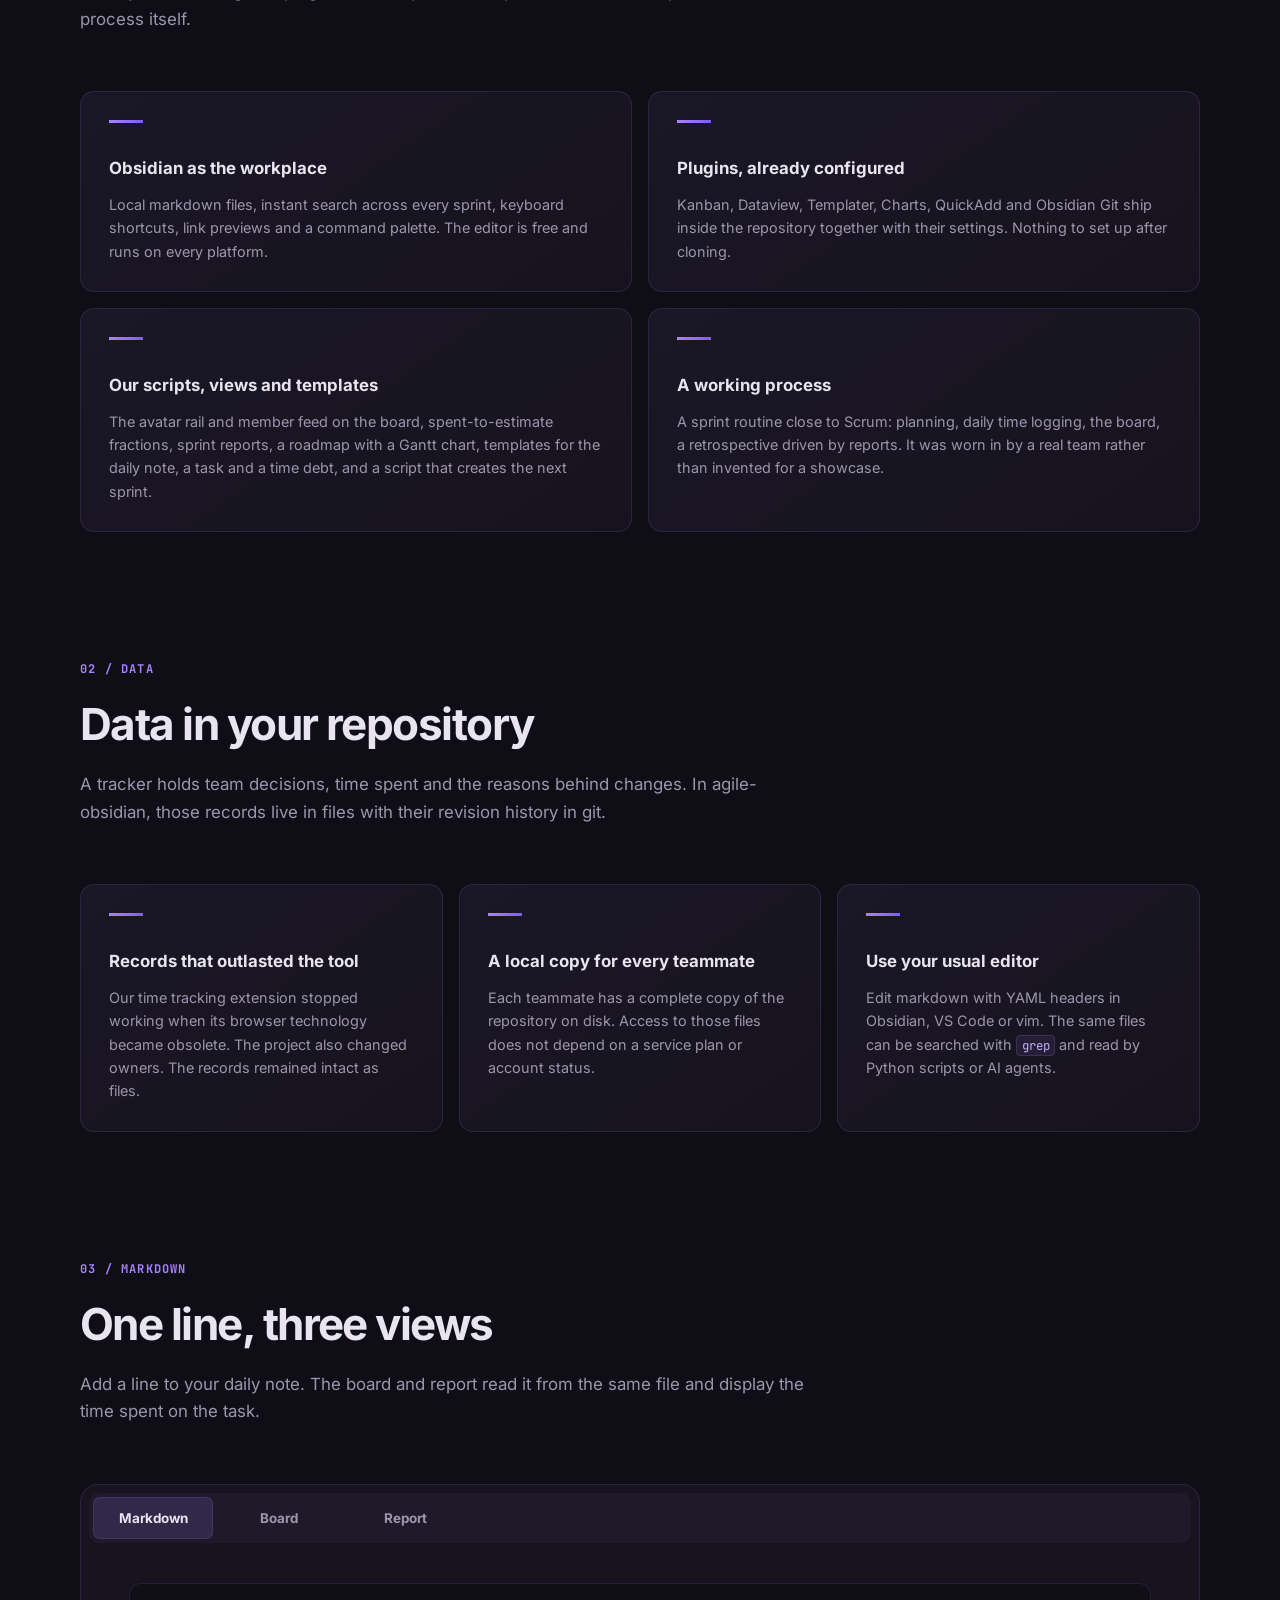
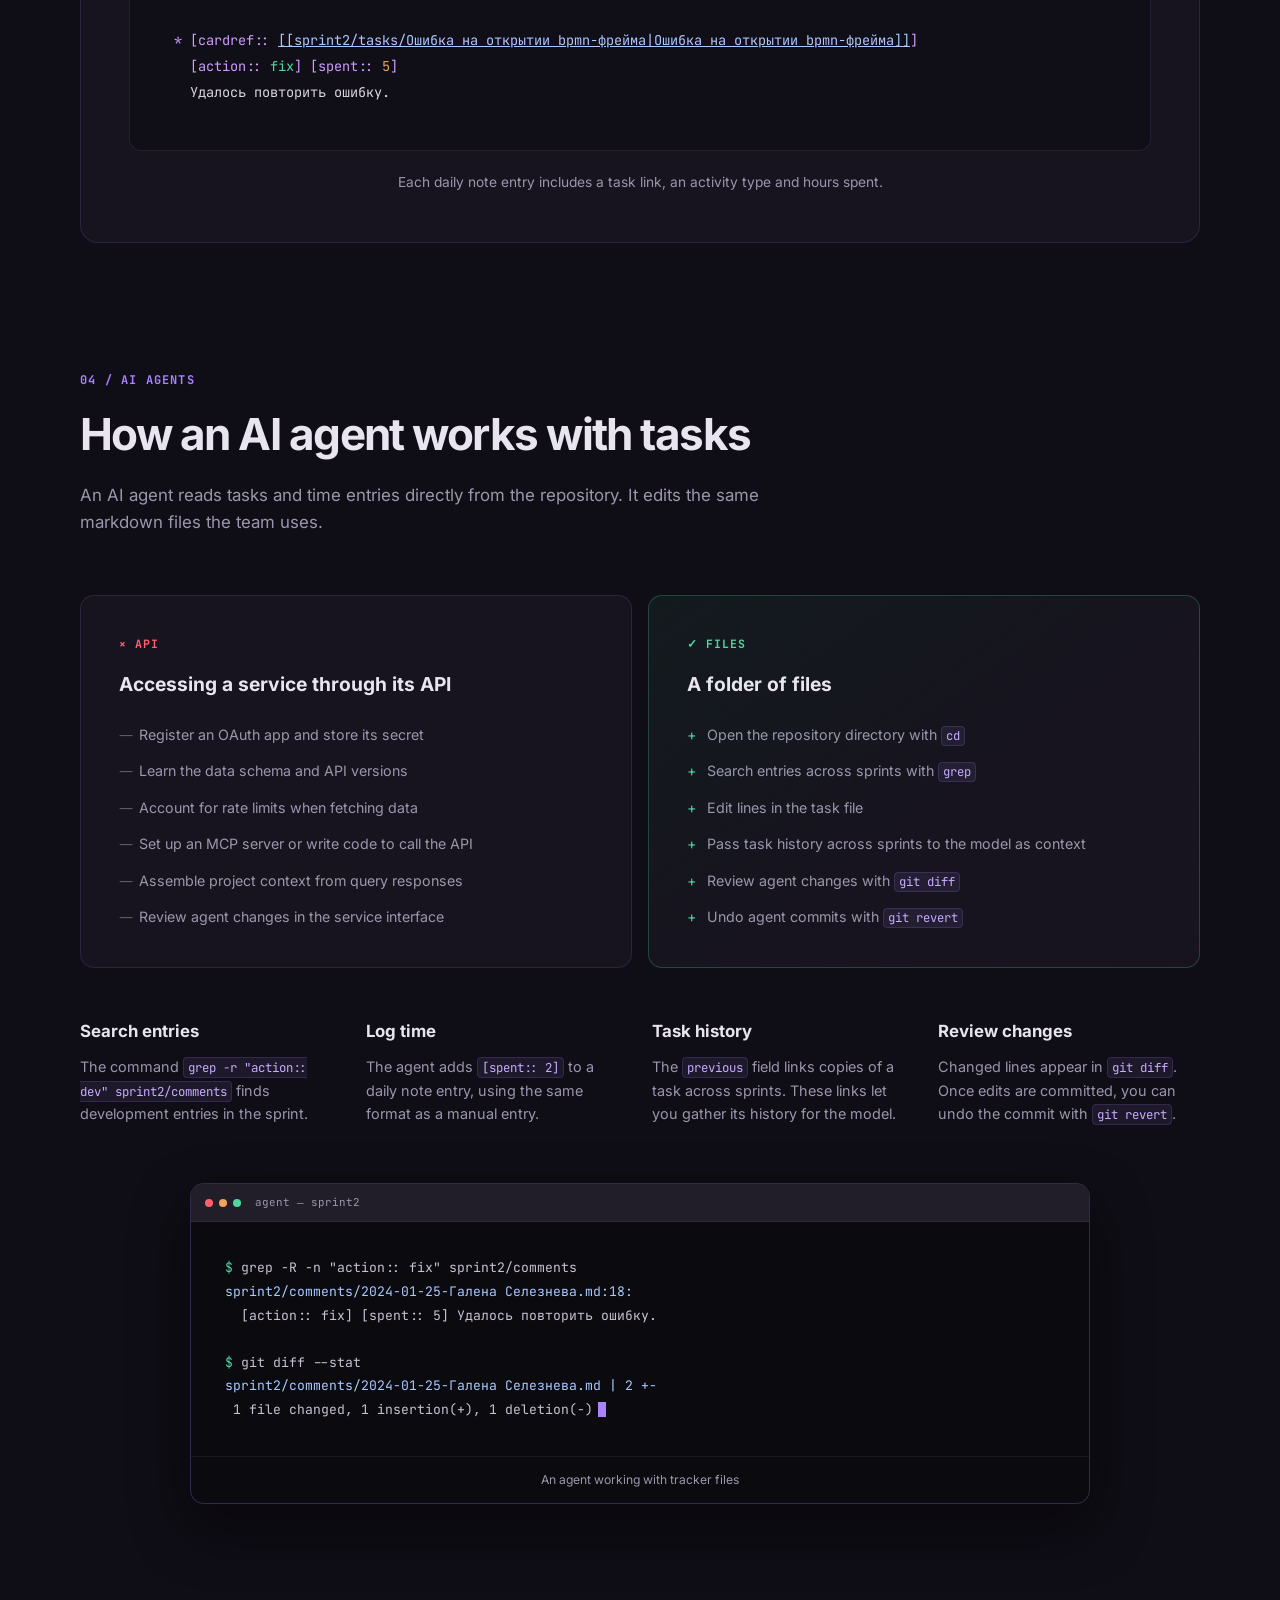
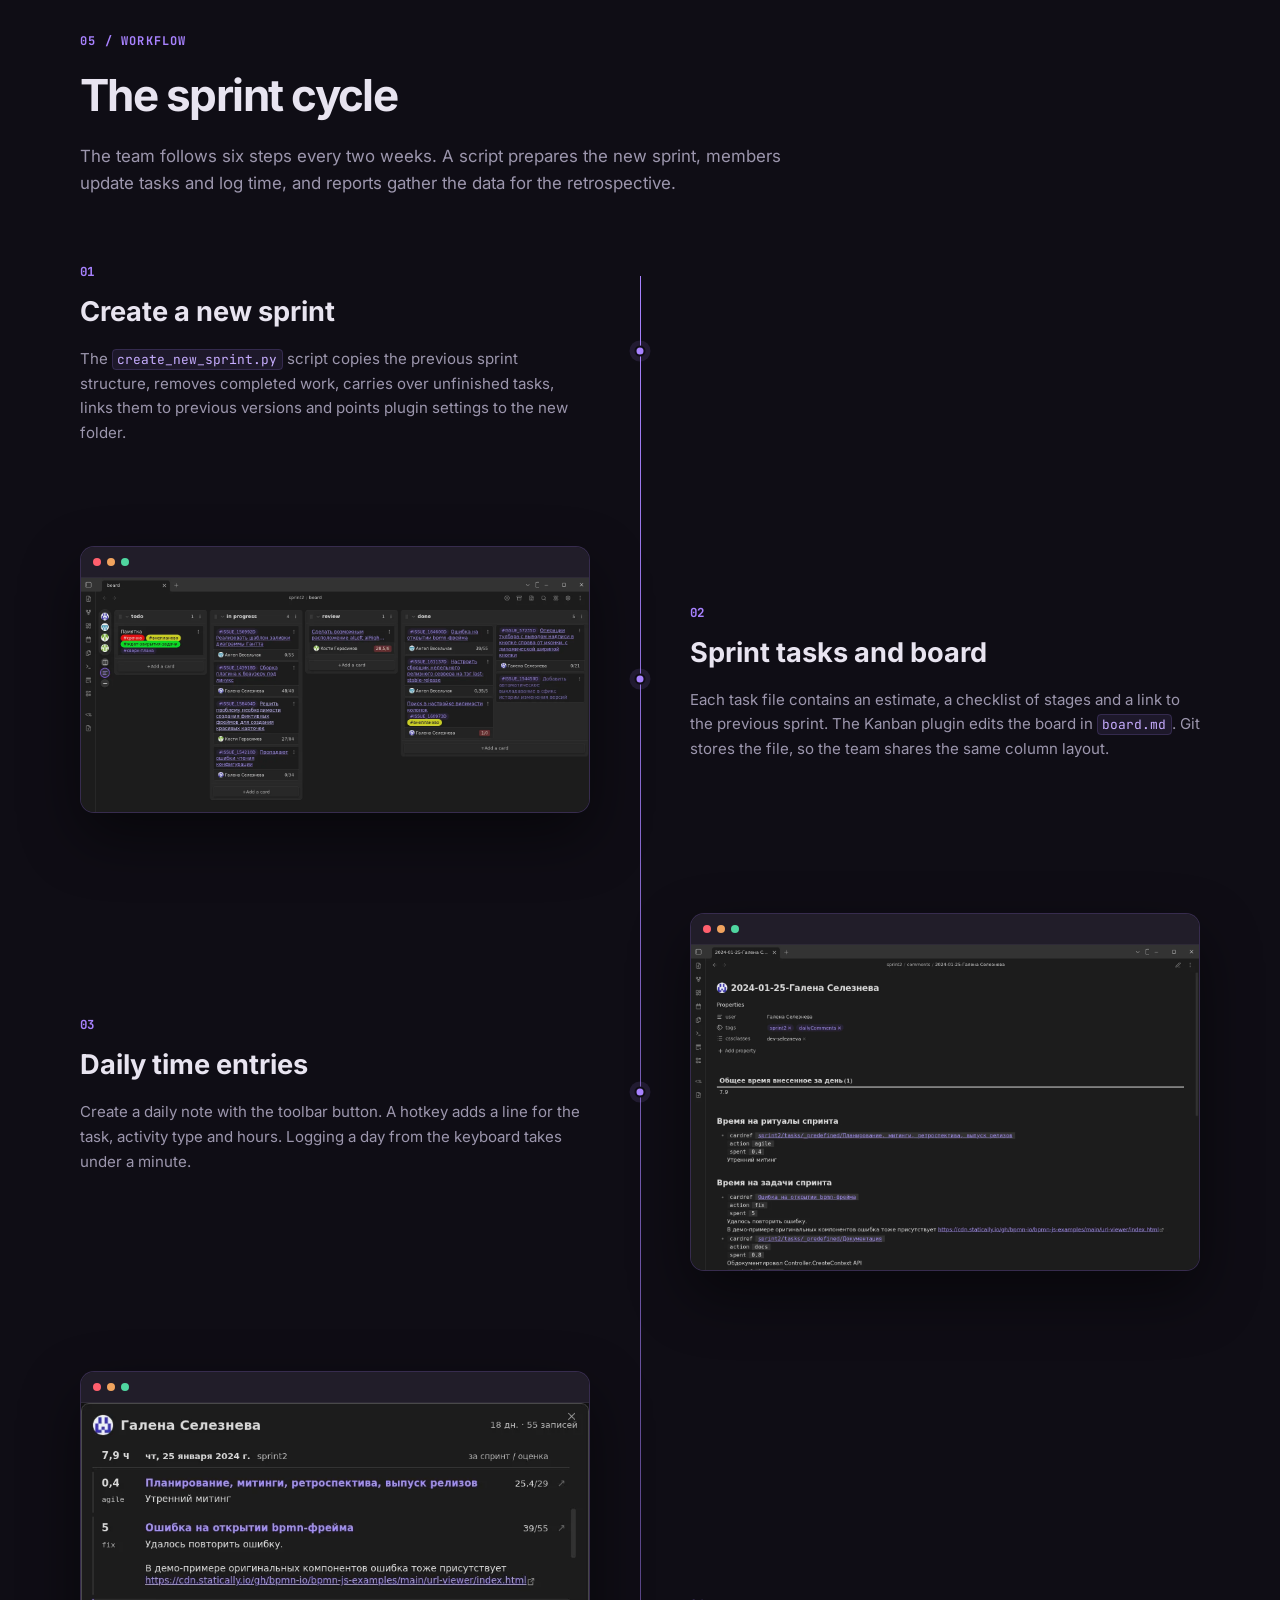
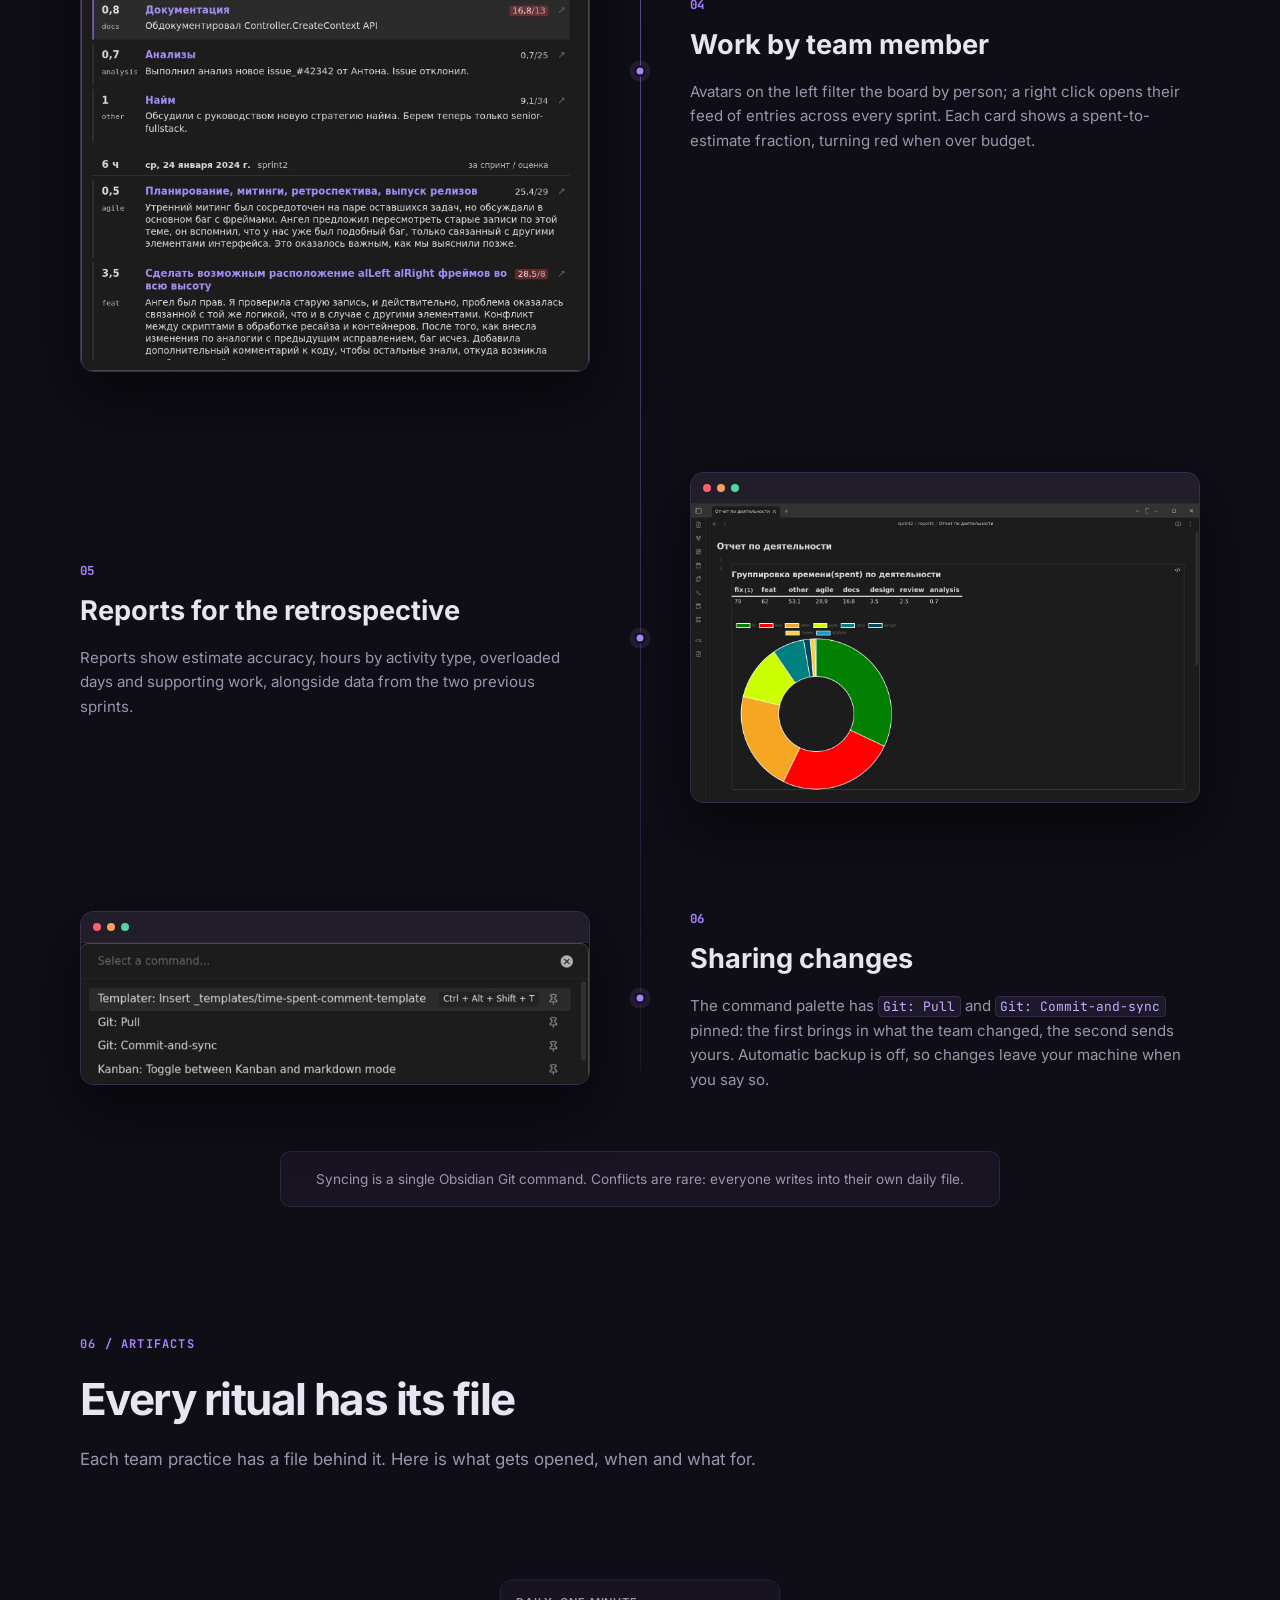
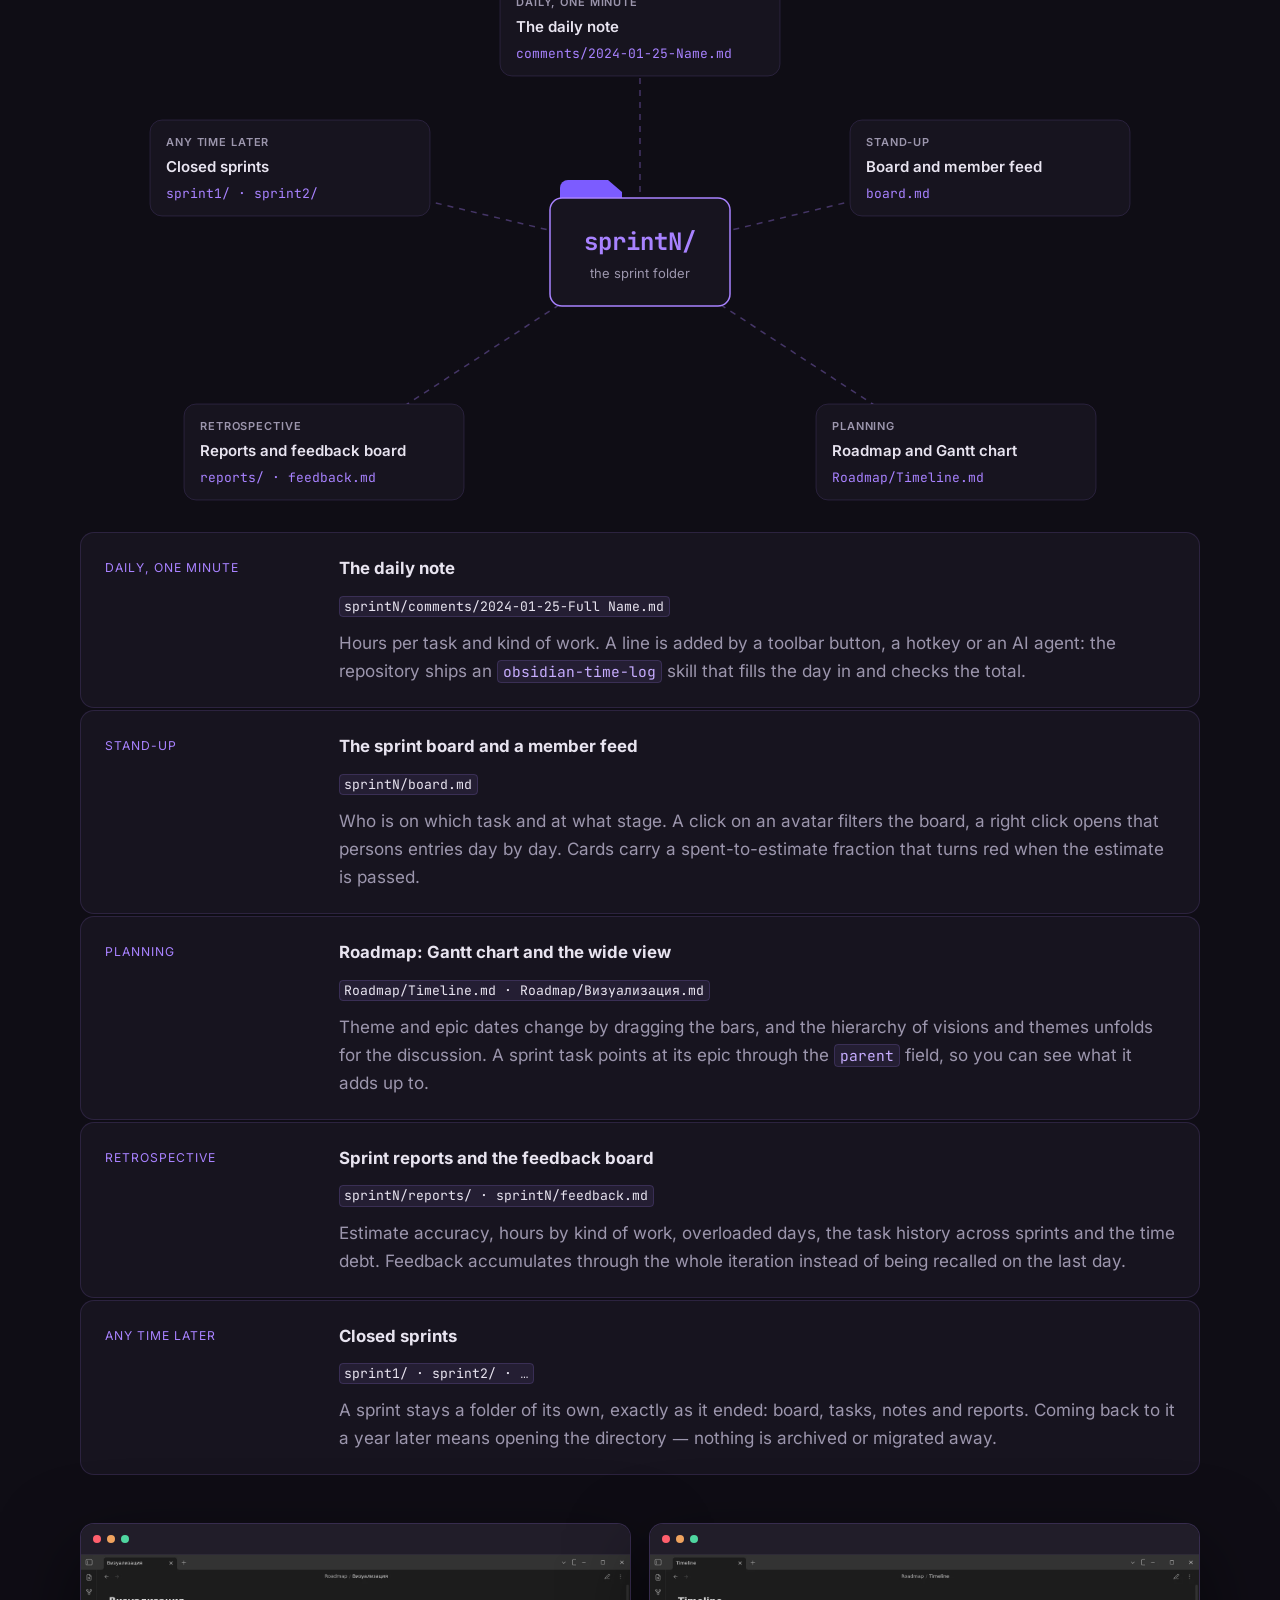
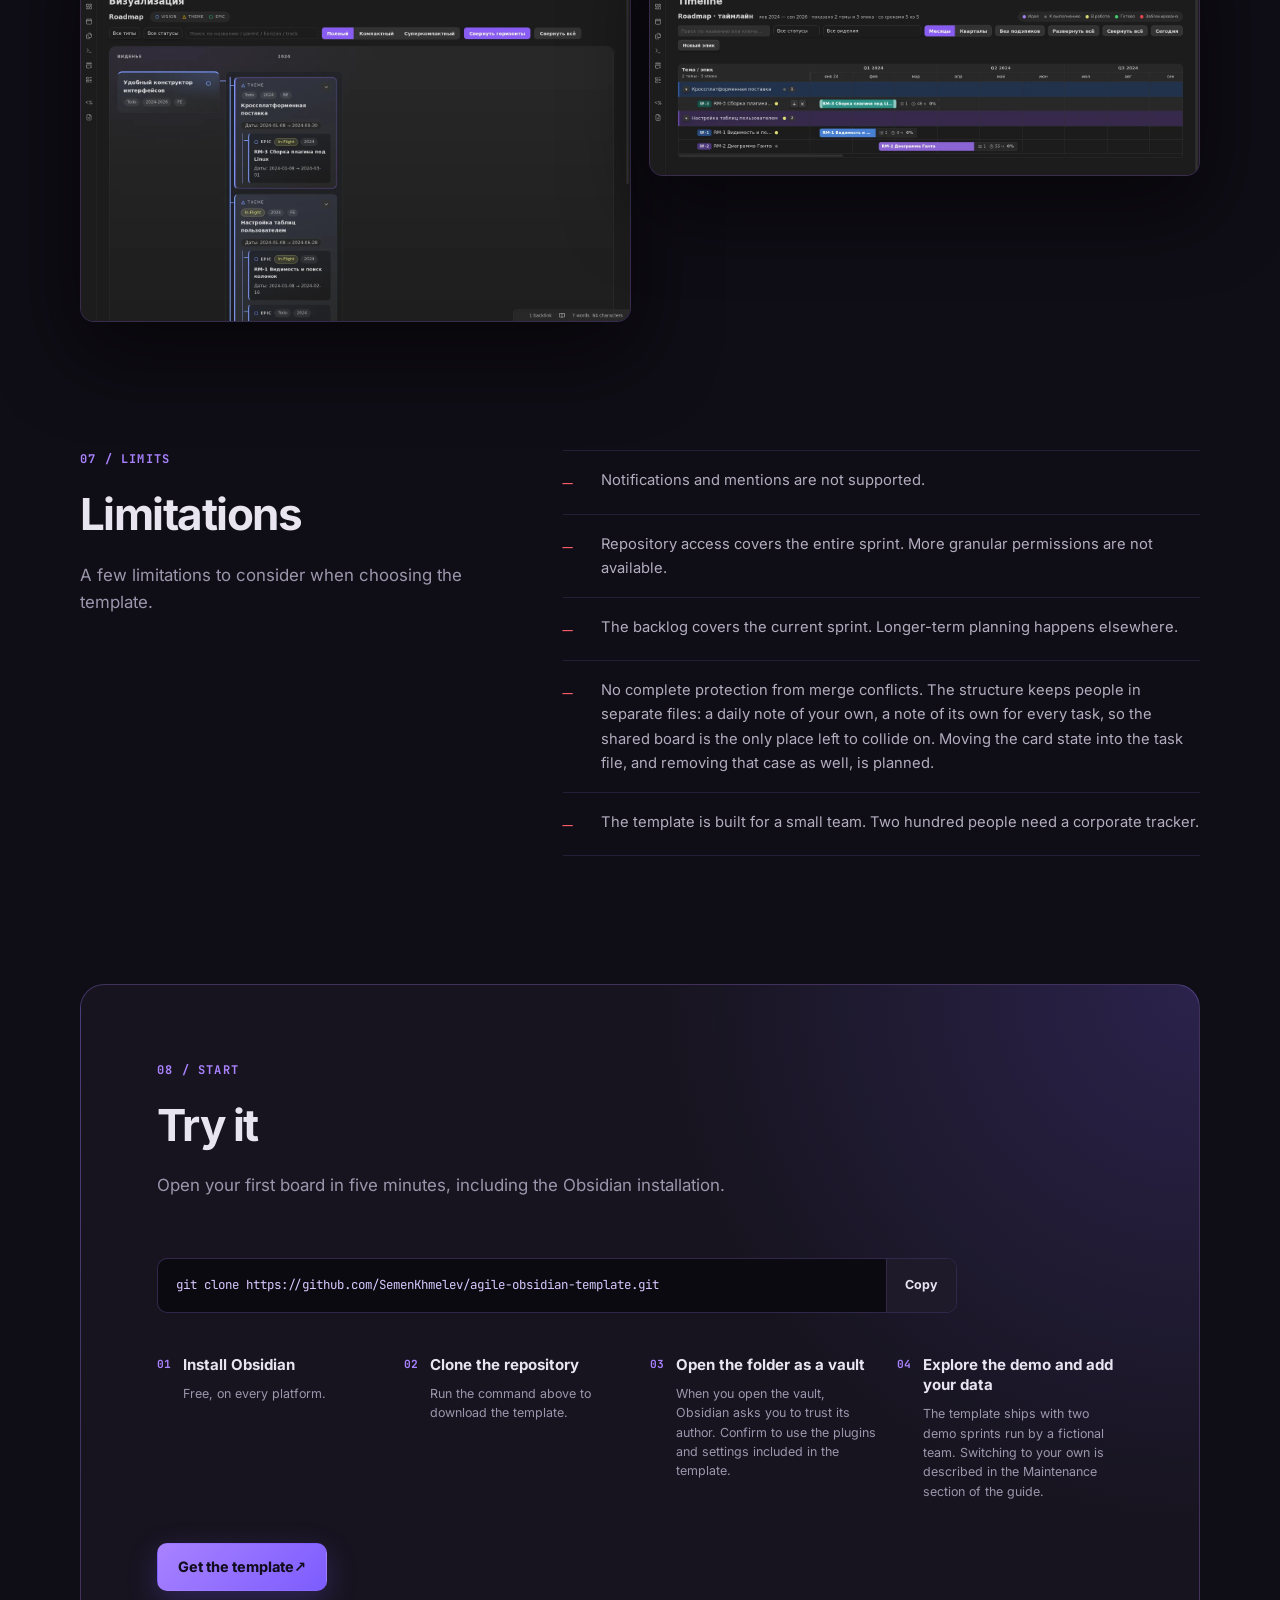
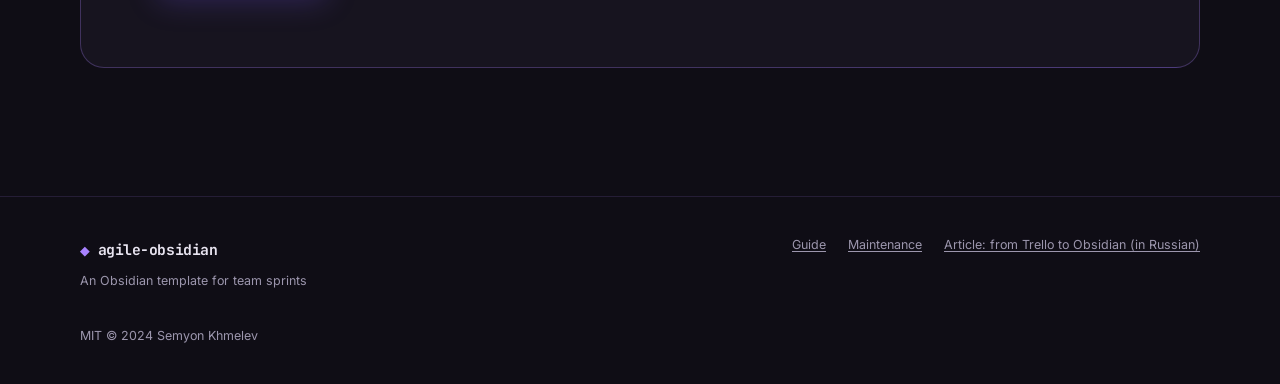
<file: en/index.html>
<!doctype html>
<html lang="en">
<head>
  <meta charset="utf-8">
  <meta name="viewport" content="width=device-width, initial-scale=1">
  <meta name="color-scheme" content="dark">
  <meta name="theme-color" content="#0f0d15">
  <title>agile-obsidian — a sprint as a folder of files</title>
  <meta name="description" content="An Obsidian vault for team sprints: configured plugins, our own scripts, templates and reports, a working process. Board, time tracking and roadmap as markdown files in your own git repository.">
  <link rel="canonical" href="https://semenkhmelev.github.io/agile-obsidian-template/en/">
  <link rel="alternate" hreflang="ru" href="https://semenkhmelev.github.io/agile-obsidian-template/">
  <link rel="alternate" hreflang="en" href="https://semenkhmelev.github.io/agile-obsidian-template/en/">
  <link rel="alternate" hreflang="x-default" href="https://semenkhmelev.github.io/agile-obsidian-template/">
  <meta property="og:type" content="website">
  <meta property="og:site_name" content="agile-obsidian">
  <meta property="og:title" content="agile-obsidian — a sprint as a folder of files">
  <meta property="og:description" content="An Obsidian vault for team sprints: configured plugins, our own scripts, templates and reports, a working process. Board, time tracking and roadmap as markdown files in your own git repository.">
  <meta property="og:url" content="https://semenkhmelev.github.io/agile-obsidian-template/en/">
  <meta property="og:image" content="https://semenkhmelev.github.io/agile-obsidian-template/assets/img/og-image.png">
  <meta property="og:locale" content="en">
  <meta name="twitter:card" content="summary_large_image">
  <meta name="twitter:title" content="agile-obsidian — a sprint as a folder of files">
  <meta name="twitter:description" content="An Obsidian vault for team sprints: configured plugins, our own scripts, templates and reports, a working process. Board, time tracking and roadmap as markdown files in your own git repository.">
  <meta name="twitter:image" content="https://semenkhmelev.github.io/agile-obsidian-template/assets/img/og-image.png">
  <link rel="icon" href="../assets/img/favicon.svg" type="image/svg+xml">
  <link rel="stylesheet" href="../assets/css/site.css">
  <script src="../assets/js/site.js" defer></script>
</head>
<body>
  <a class="skip-link" href="#main">Skip to content</a>
  <header class="site-header">
    <div class="container nav-shell">
      <a class="brand" href="#top" aria-label="agile-obsidian">agile-obsidian</a>
      <nav class="site-nav" aria-label="agile-obsidian">
        
        <a href="#stack">What it is</a>
        
        <a href="#data">Your data</a>
        
        <a href="#agents">AI agents</a>
        
        <a href="#workflow">Workflow</a>
        
        <a href="#artifacts">Artifacts</a>
        
        <a href="#start">Start</a>
        
      </nav>
      <div class="nav-actions">
        <a class="language" href="../" lang="ru" hreflang="ru" aria-label="Русский">RU</a>
        <a class="button button-small" href="https://github.com/SemenKhmelev/agile-obsidian-template">GitHub<span aria-hidden="true"> ↗</span></a>
      </div>
    </div>
  </header>

  <main id="main">
    <section class="hero" id="top" aria-labelledby="hero-title">
  <div class="container hero-copy">
    <p class="eyebrow">An Obsidian template for team sprints</p>
    <h1 id="hero-title">A sprint is a folder of files</h1>
    <p class="hero-lead">An Obsidian vault put together for sprint-based development: configured plugins, our own scripts and templates, a process that works. Board, time tracking, reports and roadmap live as markdown files in your own git repository.</p>
    <div class="hero-actions">
      <a class="button button-primary" href="https://github.com/SemenKhmelev/agile-obsidian-template">Get the template</a>
      <a class="button button-secondary" href="#stack">See how it works</a>
    </div>
    <p class="hero-note">Used by a team of 12 across 159 sprints · MIT · all content in plain text</p>
  </div>
  <div class="container hero-visual">
    <button class="window screenshot-button" type="button" data-lightbox-src="../assets/img/board.webp" data-lightbox-alt="Sprint kanban board in Obsidian: task columns, member avatars in the left rail, cards showing a spent-to-estimate fraction">
      <span class="window-bar" aria-hidden="true"><i></i><i></i><i></i></span>
      <img src="../assets/img/board.webp" width="1500" height="690" alt="Sprint kanban board in Obsidian: task columns, member avatars in the left rail, cards showing a spent-to-estimate fraction" fetchpriority="high">
    </button>
  </div>
</section>

    <section class="section reveal" id="stack" aria-labelledby="stack-title">
  <div class="container">
    <div class="section-heading">
      <p class="section-kicker">01 / STACK</p>
      <h2 id="stack-title">What you actually get</h2>
      <p>Clone the repository, open it in Obsidian, and everything a team needs for sprint work is already there: configured plugins, our scripts and templates, a demo example and the process itself.</p>
    </div>
    <div class="cards data-cards stack-cards">
      
      <article class="card">
        <span class="card-mark" aria-hidden="true"></span>
        <h3>Obsidian as the workplace</h3>
        <p>Local markdown files, instant search across every sprint, keyboard shortcuts, link previews and a command palette. The editor is free and runs on every platform.</p>
      </article>
      
      <article class="card">
        <span class="card-mark" aria-hidden="true"></span>
        <h3>Plugins, already configured</h3>
        <p>Kanban, Dataview, Templater, Charts, QuickAdd and Obsidian Git ship inside the repository together with their settings. Nothing to set up after cloning.</p>
      </article>
      
      <article class="card">
        <span class="card-mark" aria-hidden="true"></span>
        <h3>Our scripts, views and templates</h3>
        <p>The avatar rail and member feed on the board, spent-to-estimate fractions, sprint reports, a roadmap with a Gantt chart, templates for the daily note, a task and a time debt, and a script that creates the next sprint.</p>
      </article>
      
      <article class="card">
        <span class="card-mark" aria-hidden="true"></span>
        <h3>A working process</h3>
        <p>A sprint routine close to Scrum: planning, daily time logging, the board, a retrospective driven by reports. It was worn in by a real team rather than invented for a showcase.</p>
      </article>
      
    </div>
  </div>
</section>

    <section class="section reveal" id="data" aria-labelledby="data-title">
  <div class="container">
    <div class="section-heading">
      <p class="section-kicker">02 / DATA</p>
      <h2 id="data-title">Data in your repository</h2>
      <p>A tracker holds team decisions, time spent and the reasons behind changes. In agile-obsidian, those records live in files with their revision history in git.</p>
    </div>
    <div class="cards data-cards">
      
      <article class="card">
        <span class="card-mark" aria-hidden="true"></span>
        <h3>Records that outlasted the tool</h3>
        <p>Our time tracking extension stopped working when its browser technology became obsolete. The project also changed owners. The records remained intact as files.</p>
      </article>
      
      <article class="card">
        <span class="card-mark" aria-hidden="true"></span>
        <h3>A local copy for every teammate</h3>
        <p>Each teammate has a complete copy of the repository on disk. Access to those files does not depend on a service plan or account status.</p>
      </article>
      
      <article class="card">
        <span class="card-mark" aria-hidden="true"></span>
        <h3>Use your usual editor</h3>
        <p>Edit markdown with YAML headers in Obsidian, VS Code or vim. The same files can be searched with <code>grep</code> and read by Python scripts or AI agents.</p>
      </article>
      
    </div>
  </div>
</section>

    <section class="section reveal" id="text" aria-labelledby="text-title">
  <div class="container">
    <div class="section-heading">
      <p class="section-kicker">03 / MARKDOWN</p>
      <h2 id="text-title">One line, three views</h2>
      <p>Add a line to your daily note. The board and report read it from the same file and display the time spent on the task.</p>
    </div>
    <div class="triptych" data-tabs>
      <div class="tab-list" role="tablist" aria-label="One line, three views">
        <button id="tab-markdown" type="button" role="tab" aria-selected="true" aria-controls="panel-markdown">Markdown</button>
        <button id="tab-board" type="button" role="tab" aria-selected="false" aria-controls="panel-board" tabindex="-1">Board</button>
        <button id="tab-report" type="button" role="tab" aria-selected="false" aria-controls="panel-report" tabindex="-1">Report</button>
      </div>
      <div class="tab-panel" id="panel-markdown" role="tabpanel" aria-labelledby="tab-markdown">
        <div class="code-sample" tabindex="0"><pre><code><span class="md-bullet">*</span> <span class="md-property">[cardref::</span> <span class="md-link">[[sprint2/tasks/Ошибка на открытии bpmn-фрейма|Ошибка на открытии bpmn-фрейма]]</span><span class="md-property">]</span>
  <span class="md-property">[action::</span> <span class="md-value">fix</span><span class="md-property">]</span> <span class="md-property">[spent::</span> <span class="md-number">5</span><span class="md-property">]</span>
  Удалось повторить ошибку.</code></pre></div>
        <p class="caption">Each daily note entry includes a task link, an activity type and hours spent.</p>
      </div>
      <div class="tab-panel" id="panel-board" role="tabpanel" aria-labelledby="tab-board">
        <button class="window screenshot-button compact-shot" type="button" data-lightbox-src="../assets/img/card.webp" data-lightbox-alt="A fragment of the sprint board: the review and done columns, with the highlighted card that shows a 39/55 fraction">
          <span class="window-bar" aria-hidden="true"><i></i><i></i><i></i></span>
          <img src="../assets/img/card.webp" width="1680" height="876" loading="lazy" alt="A fragment of the sprint board: the review and done columns, with the highlighted card that shows a 39/55 fraction">
        </button>
        <p class="caption">The same task on the board. The spent-to-estimate fraction sits on the card and turns red when the estimate is passed, as on the neighbouring card in review.</p>
      </div>
      <div class="tab-panel" id="panel-report" role="tabpanel" aria-labelledby="tab-report">
        <button class="window screenshot-button" type="button" data-lightbox-src="../assets/img/report.webp" data-lightbox-alt="Sprint task report: a table with estimates, time spent and task states">
          <span class="window-bar" aria-hidden="true"><i></i><i></i><i></i></span>
          <img src="../assets/img/report.webp" width="1500" height="1000" loading="lazy" alt="Sprint task report: a table with estimates, time spent and task states">
        </button>
        <p class="caption">The sprint report gathers estimates, actuals and accuracy from the entries.</p>
      </div>
    </div>
  </div>
</section>

    <section class="section reveal" id="agents" aria-labelledby="agents-title">
  <div class="container">
    <div class="section-heading wide-heading">
      <p class="section-kicker">04 / AI AGENTS</p>
      <h2 id="agents-title">How an AI agent works with tasks</h2>
      <p>An AI agent reads tasks and time entries directly from the repository. It edits the same markdown files the team uses.</p>
    </div>
    <div class="agent-compare">
      <article class="compare-panel compare-closed">
        <p class="compare-label"><span aria-hidden="true">×</span> API</p>
        <h3>Accessing a service through its API</h3>
        <ul>
          
          <li>Register an OAuth app and store its secret</li>
          
          <li>Learn the data schema and API versions</li>
          
          <li>Account for rate limits when fetching data</li>
          
          <li>Set up an MCP server or write code to call the API</li>
          
          <li>Assemble project context from query responses</li>
          
          <li>Review agent changes in the service interface</li>
          
        </ul>
      </article>
      <article class="compare-panel compare-files">
        <p class="compare-label"><span aria-hidden="true">✓</span> FILES</p>
        <h3>A folder of files</h3>
        <ul>
          
          <li>Open the repository directory with <code>cd</code></li>
          
          <li>Search entries across sprints with <code>grep</code></li>
          
          <li>Edit lines in the task file</li>
          
          <li>Pass task history across sprints to the model as context</li>
          
          <li>Review agent changes with <code>git diff</code></li>
          
          <li>Undo agent commits with <code>git revert</code></li>
          
        </ul>
      </article>
    </div>
    <div class="agent-points">
      
      <article>
        <h3>Search entries</h3>
        <p>The command <code>grep -r &quot;action:: dev&quot; sprint2/comments</code> finds development entries in the sprint.</p>
      </article>
      
      <article>
        <h3>Log time</h3>
        <p>The agent adds <code>[spent:: 2]</code> to a daily note entry, using the same format as a manual entry.</p>
      </article>
      
      <article>
        <h3>Task history</h3>
        <p>The <code>previous</code> field links copies of a task across sprints. These links let you gather its history for the model.</p>
      </article>
      
      <article>
        <h3>Review changes</h3>
        <p>Changed lines appear in <code>git diff</code>. Once edits are committed, you can undo the commit with <code>git revert</code>.</p>
      </article>
      
    </div>
    <figure class="terminal">
      <div class="terminal-bar" aria-hidden="true"><i></i><i></i><i></i><span>agent — sprint2</span></div>
      <pre><code><span class="prompt">$</span> grep -R -n "action:: fix" sprint2/comments
<span class="result">sprint2/comments/2024-01-25-Галена Селезнева.md:18:</span>
  [action:: fix] [spent:: 5] Удалось повторить ошибку.

<span class="prompt">$</span> git diff --stat
<span class="result">sprint2/comments/2024-01-25-Галена Селезнева.md | 2 +-</span>
 1 file changed, 1 insertion(+), 1 deletion(-)<span class="cursor" aria-hidden="true"></span></code></pre>
      <figcaption>An agent working with tracker files</figcaption>
    </figure>
  </div>
</section>

    <section class="section reveal" id="workflow" aria-labelledby="workflow-title">
  <div class="container">
    <div class="section-heading">
      <p class="section-kicker">05 / WORKFLOW</p>
      <h2 id="workflow-title">The sprint cycle</h2>
      <p>The team follows six steps every two weeks. A script prepares the new sprint, members update tasks and log time, and reports gather the data for the retrospective.</p>
    </div>
    <div class="workflow-list">
      
      <article class="workflow-step">
        <div class="step-copy">
          <span class="step-number">01</span>
          <h3>Create a new sprint</h3>
          <p>The <code>create_new_sprint.py</code> script copies the previous sprint structure, removes completed work, carries over unfinished tasks, links them to previous versions and points plugin settings to the new folder.</p>
        </div>
        
      </article>
      
      <article class="workflow-step">
        <div class="step-copy">
          <span class="step-number">02</span>
          <h3>Sprint tasks and board</h3>
          <p>Each task file contains an estimate, a checklist of stages and a link to the previous sprint. The Kanban plugin edits the board in <code>board.md</code>. Git stores the file, so the team shares the same column layout.</p>
        </div>
        
        <button class="window screenshot-button step-shot" type="button" data-lightbox-src="../assets/img/board.webp" data-lightbox-alt="Sprint board with columns and task cards">
          <span class="window-bar" aria-hidden="true"><i></i><i></i><i></i></span>
          <img src="../assets/img/board.webp" width="1500" height="690" loading="lazy" alt="Sprint board with columns and task cards">
        </button>
        
      </article>
      
      <article class="workflow-step">
        <div class="step-copy">
          <span class="step-number">03</span>
          <h3>Daily time entries</h3>
          <p>Create a daily note with the toolbar button. A hotkey adds a line for the task, activity type and hours. Logging a day from the keyboard takes under a minute.</p>
        </div>
        
        <button class="window screenshot-button step-shot" type="button" data-lightbox-src="../assets/img/daily.webp" data-lightbox-alt="A daily note in the Obsidian editor with time entries per task">
          <span class="window-bar" aria-hidden="true"><i></i><i></i><i></i></span>
          <img src="../assets/img/daily.webp" width="1500" height="960" loading="lazy" alt="A daily note in the Obsidian editor with time entries per task">
        </button>
        
      </article>
      
      <article class="workflow-step">
        <div class="step-copy">
          <span class="step-number">04</span>
          <h3>Work by team member</h3>
          <p>Avatars on the left filter the board by person; a right click opens their feed of entries across every sprint. Each card shows a spent-to-estimate fraction, turning red when over budget.</p>
        </div>
        
        <button class="window screenshot-button step-shot" type="button" data-lightbox-src="../assets/img/feed.webp" data-lightbox-alt="Member feed: days from newest, hours, kind of work and links to tasks">
          <span class="window-bar" aria-hidden="true"><i></i><i></i><i></i></span>
          <img src="../assets/img/feed.webp" width="760" height="850" loading="lazy" alt="Member feed: days from newest, hours, kind of work and links to tasks">
        </button>
        
      </article>
      
      <article class="workflow-step">
        <div class="step-copy">
          <span class="step-number">05</span>
          <h3>Reports for the retrospective</h3>
          <p>Reports show estimate accuracy, hours by activity type, overloaded days and supporting work, alongside data from the two previous sprints.</p>
        </div>
        
        <button class="window screenshot-button step-shot" type="button" data-lightbox-src="../assets/img/charts.webp" data-lightbox-alt="Report charts: time spent broken down by kind of work">
          <span class="window-bar" aria-hidden="true"><i></i><i></i><i></i></span>
          <img src="../assets/img/charts.webp" width="1500" height="880" loading="lazy" alt="Report charts: time spent broken down by kind of work">
        </button>
        
      </article>
      
      <article class="workflow-step">
        <div class="step-copy">
          <span class="step-number">06</span>
          <h3>Sharing changes</h3>
          <p>The command palette has <code>Git: Pull</code> and <code>Git: Commit-and-sync</code> pinned: the first brings in what the team changed, the second sends yours. Automatic backup is off, so changes leave your machine when you say so.</p>
        </div>
        
        <button class="window screenshot-button step-shot" type="button" data-lightbox-src="../assets/img/palette.webp" data-lightbox-alt="Obsidian command palette with Git: Pull and Git: Commit-and-sync pinned at the top">
          <span class="window-bar" aria-hidden="true"><i></i><i></i><i></i></span>
          <img src="../assets/img/palette.webp" width="1396" height="390" loading="lazy" alt="Obsidian command palette with Git: Pull and Git: Commit-and-sync pinned at the top">
        </button>
        
      </article>
      
    </div>
    <p class="workflow-footnote">Syncing is a single Obsidian Git command. Conflicts are rare: everyone writes into their own daily file.</p>
  </div>
</section>

    <section class="section reveal" id="artifacts" aria-labelledby="artifacts-title">
  <div class="container">
    <div class="section-heading">
      <p class="section-kicker">06 / ARTIFACTS</p>
      <h2 id="artifacts-title">Every ritual has its file</h2>
      <p>Each team practice has a file behind it. Here is what gets opened, when and what for.</p>
    </div>
    <!-- Схема-«звезда»: пять артефактов спринта вокруг папки sprintN/ -->
    <figure class="star" aria-label="Sprint artifacts in a single folder">
      <svg class="star-svg" viewBox="0 0 1120 600" role="img" aria-labelledby="star-title star-desc" xmlns="http://www.w3.org/2000/svg">
        <title id="star-title">Sprint artifacts in a single folder</title>
        <desc id="star-desc">At the centre is the sprint folder. Around it are five files: the daily note in comments, the board.md board, the Roadmap/Timeline.md roadmap, reports with the feedback.md board, and the closed sprints sprint1 and sprint2. Every team practice has its own file, and all of them live in the sprint folder.</desc>

        <!-- Лучи от центра к карточкам -->
        <g class="star-rays" aria-hidden="true">
          <line class="star-ray" x1="560" y1="320" x2="560" y2="96" />
          <line class="star-ray" x1="560" y1="320" x2="910" y2="236" />
          <line class="star-ray" x1="560" y1="320" x2="866" y2="520" />
          <line class="star-ray" x1="560" y1="320" x2="254" y2="520" />
          <line class="star-ray" x1="560" y1="320" x2="210" y2="236" />
        </g>

        <!-- Центр: папка спринта -->
        <g class="star-center" aria-hidden="true">
          <path class="star-folder-tab" d="M480 268 v-12 a8 8 0 0 1 8 -8 h40 l14 12 v8 z" />
          <rect class="star-folder" x="470" y="266" width="180" height="108" rx="12" />
          <text class="star-folder-name" x="560" y="318" text-anchor="middle">sprintN/</text>
          <text class="star-folder-sub" x="560" y="346" text-anchor="middle">the sprint folder</text>
        </g>

        <!-- Карточки артефактов -->
        <g class="star-node star-node-1">
          <rect class="star-card" x="420" y="48" width="280" height="96" rx="12" />
          <text class="star-kicker" x="436" y="74">Daily, one minute</text>
          <text class="star-name" x="436" y="100">The daily note</text>
          <text class="star-path" x="436" y="126">comments/2024-01-25-Name.md</text>
        </g>

        <g class="star-node star-node-2">
          <rect class="star-card" x="770" y="188" width="280" height="96" rx="12" />
          <text class="star-kicker" x="786" y="214">Stand-up</text>
          <text class="star-name" x="786" y="240">Board and member feed</text>
          <text class="star-path" x="786" y="266">board.md</text>
        </g>

        <g class="star-node star-node-3">
          <rect class="star-card" x="736" y="472" width="280" height="96" rx="12" />
          <text class="star-kicker" x="752" y="498">Planning</text>
          <text class="star-name" x="752" y="524">Roadmap and Gantt chart</text>
          <text class="star-path" x="752" y="550">Roadmap/Timeline.md</text>
        </g>

        <g class="star-node star-node-4">
          <rect class="star-card" x="104" y="472" width="280" height="96" rx="12" />
          <text class="star-kicker" x="120" y="498">Retrospective</text>
          <text class="star-name" x="120" y="524">Reports and feedback board</text>
          <text class="star-path" x="120" y="550">reports/ · feedback.md</text>
        </g>

        <g class="star-node star-node-5">
          <rect class="star-card" x="70" y="188" width="280" height="96" rx="12" />
          <text class="star-kicker" x="86" y="214">Any time later</text>
          <text class="star-name" x="86" y="240">Closed sprints</text>
          <text class="star-path" x="86" y="266">sprint1/ · sprint2/</text>
        </g>
      </svg>
    </figure>
    <div class="artifact-list">
      
      <article class="artifact-row">
        <p class="artifact-when">Daily, one minute</p>
        <div class="artifact-body">
          <h3>The daily note</h3>
          <p class="artifact-path"><code>sprintN/comments/2024-01-25-Full Name.md</code></p>
          <p>Hours per task and kind of work. A line is added by a toolbar button, a hotkey or an AI agent: the repository ships an <code>obsidian-time-log</code> skill that fills the day in and checks the total.</p>
        </div>
      </article>
      
      <article class="artifact-row">
        <p class="artifact-when">Stand-up</p>
        <div class="artifact-body">
          <h3>The sprint board and a member feed</h3>
          <p class="artifact-path"><code>sprintN/board.md</code></p>
          <p>Who is on which task and at what stage. A click on an avatar filters the board, a right click opens that persons entries day by day. Cards carry a spent-to-estimate fraction that turns red when the estimate is passed.</p>
        </div>
      </article>
      
      <article class="artifact-row">
        <p class="artifact-when">Planning</p>
        <div class="artifact-body">
          <h3>Roadmap: Gantt chart and the wide view</h3>
          <p class="artifact-path"><code>Roadmap/Timeline.md · Roadmap/Визуализация.md</code></p>
          <p>Theme and epic dates change by dragging the bars, and the hierarchy of visions and themes unfolds for the discussion. A sprint task points at its epic through the <code>parent</code> field, so you can see what it adds up to.</p>
        </div>
      </article>
      
      <article class="artifact-row">
        <p class="artifact-when">Retrospective</p>
        <div class="artifact-body">
          <h3>Sprint reports and the feedback board</h3>
          <p class="artifact-path"><code>sprintN/reports/ · sprintN/feedback.md</code></p>
          <p>Estimate accuracy, hours by kind of work, overloaded days, the task history across sprints and the time debt. Feedback accumulates through the whole iteration instead of being recalled on the last day.</p>
        </div>
      </article>
      
      <article class="artifact-row">
        <p class="artifact-when">Any time later</p>
        <div class="artifact-body">
          <h3>Closed sprints</h3>
          <p class="artifact-path"><code>sprint1/ · sprint2/ · …</code></p>
          <p>A sprint stays a folder of its own, exactly as it ended: board, tasks, notes and reports. Coming back to it a year later means opening the directory — nothing is archived or migrated away.</p>
        </div>
      </article>
      
    </div>
    <div class="feature-shots">
      <button class="window screenshot-button" type="button" data-lightbox-src="../assets/img/roadmap.webp" data-lightbox-alt="Roadmap visualisation: visions, themes and epics as a hierarchy">
        <span class="window-bar" aria-hidden="true"><i></i><i></i><i></i></span>
        <img src="../assets/img/roadmap.webp" width="1500" height="1000" loading="lazy" alt="Roadmap visualisation: visions, themes and epics as a hierarchy">
      </button>
      <button class="window screenshot-button" type="button" data-lightbox-src="../assets/img/timeline.webp" data-lightbox-alt="Gantt chart of roadmap themes and epics">
        <span class="window-bar" aria-hidden="true"><i></i><i></i><i></i></span>
        <img src="../assets/img/timeline.webp" width="1500" height="600" loading="lazy" alt="Gantt chart of roadmap themes and epics">
      </button>
    </div>
  </div>
</section>

    <section class="section reveal" id="limits" aria-labelledby="limits-title">
  <div class="container limits-layout">
    <div class="section-heading">
      <p class="section-kicker">07 / LIMITS</p>
      <h2 id="limits-title">Limitations</h2>
      <p>A few limitations to consider when choosing the template.</p>
    </div>
    <ul class="limits-list">
      
      <li><span aria-hidden="true">—</span><p>Notifications and mentions are not supported.</p></li>
      
      <li><span aria-hidden="true">—</span><p>Repository access covers the entire sprint. More granular permissions are not available.</p></li>
      
      <li><span aria-hidden="true">—</span><p>The backlog covers the current sprint. Longer-term planning happens elsewhere.</p></li>
      
      <li><span aria-hidden="true">—</span><p>No complete protection from merge conflicts. The structure keeps people in separate files: a daily note of your own, a note of its own for every task, so the shared board is the only place left to collide on. Moving the card state into the task file, and removing that case as well, is planned.</p></li>
      
      <li><span aria-hidden="true">—</span><p>The template is built for a small team. Two hundred people need a corporate tracker.</p></li>
      
    </ul>
  </div>
</section>

    <section class="section start-section reveal" id="start" aria-labelledby="start-title">
  <div class="container start-card">
    <div class="section-heading">
      <p class="section-kicker">08 / START</p>
      <h2 id="start-title">Try it</h2>
      <p>Open your first board in five minutes, including the Obsidian installation.</p>
    </div>
    <div class="command" data-copy-wrap>
      <code data-copy-value>git clone https://github.com/SemenKhmelev/agile-obsidian-template.git</code>
      <button type="button" data-copy data-label="Copy" data-copied="Copied">Copy</button>
      <span class="sr-only" aria-live="polite" data-copy-status></span>
    </div>
    <ol class="start-steps">
      
      <li>
        <div>
          <h3>Install Obsidian</h3>
          <p>Free, on every platform.</p>
        </div>
      </li>
      
      <li>
        <div>
          <h3>Clone the repository</h3>
          <p>Run the command above to download the template.</p>
        </div>
      </li>
      
      <li>
        <div>
          <h3>Open the folder as a vault</h3>
          <p>When you open the vault, Obsidian asks you to trust its author. Confirm to use the plugins and settings included in the template.</p>
        </div>
      </li>
      
      <li>
        <div>
          <h3>Explore the demo and add your data</h3>
          <p>The template ships with two demo sprints run by a fictional team. Switching to your own is described in the Maintenance section of the guide.</p>
        </div>
      </li>
      
    </ol>
    <a class="button button-primary start-button" href="https://github.com/SemenKhmelev/agile-obsidian-template">Get the template<span aria-hidden="true"> ↗</span></a>
  </div>
</section>

  </main>

  <footer class="site-footer">
    <div class="container footer-grid">
      <div>
        <a class="brand" href="#top">agile-obsidian</a>
        <p>An Obsidian template for team sprints</p>
      </div>
      <nav class="footer-links" aria-label="An Obsidian template for team sprints">
        <a href="https://github.com/SemenKhmelev/agile-obsidian-template#readme">Guide</a>
        <a href="https://github.com/SemenKhmelev/agile-obsidian-template#сопровождение">Maintenance</a>
        <a href="https://habr.com/ru/articles/864466/">Article: from Trello to Obsidian (in Russian)</a>
      </nav>
      <p class="license">MIT © 2024 Semyon Khmelev</p>
    </div>
  </footer>

  <dialog class="lightbox" data-lightbox>
    <button class="lightbox-close" type="button" data-lightbox-close aria-label="Close">×</button>
    <img data-lightbox-image alt="">
  </dialog>
</body>
</html>
</file>
<file: assets/css/site.css>
@font-face {
  font-family: "Inter";
  src: url("../fonts/inter-latin-wght-normal.woff2") format("woff2");
  font-weight: 100 900;
  font-style: normal;
  font-display: swap;
  unicode-range: U+0000-024F, U+1E00-1EFF;
}

@font-face {
  font-family: "Inter";
  src: url("../fonts/inter-cyrillic-wght-normal.woff2") format("woff2");
  font-weight: 100 900;
  font-style: normal;
  font-display: swap;
  unicode-range: U+0400-052F;
}

@font-face {
  font-family: "JetBrains Mono";
  src: url("../fonts/jetbrains-mono-latin-400-normal.woff2") format("woff2");
  font-weight: 400;
  font-style: normal;
  font-display: swap;
  unicode-range: U+0000-024F, U+1E00-1EFF;
}

@font-face {
  font-family: "JetBrains Mono";
  src: url("../fonts/jetbrains-mono-cyrillic-400-normal.woff2") format("woff2");
  font-weight: 400;
  font-style: normal;
  font-display: swap;
  unicode-range: U+0400-052F;
}

@font-face {
  font-family: "JetBrains Mono";
  src: url("../fonts/jetbrains-mono-latin-700-normal.woff2") format("woff2");
  font-weight: 700;
  font-style: normal;
  font-display: swap;
  unicode-range: U+0000-024F, U+1E00-1EFF;
}

@font-face {
  font-family: "JetBrains Mono";
  src: url("../fonts/jetbrains-mono-cyrillic-700-normal.woff2") format("woff2");
  font-weight: 700;
  font-style: normal;
  font-display: swap;
  unicode-range: U+0400-052F;
}

:root {
  color-scheme: dark;
  --bg: #0f0d15;
  --surface: #17141f;
  --surface-2: #1e1a2a;
  --border: rgba(168, 130, 255, .14);
  --text: #e8e4f0;
  --muted: #9c96ad;
  --accent: #a882ff;
  --accent-2: #7c5cff;
  --spent: #f0a35e;
  --over: #ff5f6d;
  --done: #4fd6a0;
  --radius: 14px;
  --maxw: 1120px;
  --section-space: clamp(72px, 10vw, 128px);
}

*,
*::before,
*::after {
  box-sizing: border-box;
}

html {
  scroll-behavior: smooth;
  scroll-padding-top: 88px;
  overflow-x: clip;
}

body {
  min-width: 320px;
  margin: 0;
  overflow-x: clip;
  background:
    radial-gradient(circle at 50% 0, rgba(124, 92, 255, .08), transparent 34rem),
    var(--bg);
  color: var(--text);
  font-family: "Inter", system-ui, sans-serif;
  font-size: 17px;
  line-height: 1.65;
  text-rendering: optimizeLegibility;
}

img {
  display: block;
  max-width: 100%;
  height: auto;
}

button,
a {
  -webkit-tap-highlight-color: transparent;
}

button {
  color: inherit;
  font: inherit;
}

a {
  color: inherit;
  text-underline-offset: .2em;
}

:focus-visible {
  outline: 3px solid #c7adff;
  outline-offset: 4px;
}

::selection {
  background: var(--accent-2);
  color: #fff;
}

.container {
  width: min(calc(100% - 48px), var(--maxw));
  margin-inline: auto;
}

.sr-only {
  position: absolute;
  width: 1px;
  height: 1px;
  padding: 0;
  overflow: hidden;
  clip: rect(0, 0, 0, 0);
  white-space: nowrap;
  border: 0;
}

.skip-link {
  position: fixed;
  z-index: 1000;
  top: 12px;
  left: 12px;
  padding: 10px 16px;
  transform: translateY(-150%);
  border-radius: 8px;
  background: var(--text);
  color: var(--bg);
  font-weight: 700;
}

.skip-link:focus {
  transform: none;
}

.site-header {
  position: sticky;
  z-index: 50;
  top: 0;
  border-bottom: 1px solid transparent;
  background: rgba(15, 13, 21, .78);
  -webkit-backdrop-filter: blur(18px);
  backdrop-filter: blur(18px);
}

.site-header.is-scrolled {
  border-color: var(--border);
}

.nav-shell {
  display: flex;
  min-height: 68px;
  align-items: center;
  gap: 28px;
}

.brand {
  color: var(--text);
  font-family: "JetBrains Mono", monospace;
  font-size: .92rem;
  font-weight: 700;
  letter-spacing: -.03em;
  text-decoration: none;
}

.brand::before {
  content: "◆";
  margin-right: 9px;
  color: var(--accent);
  font-size: .8em;
}

.site-nav {
  display: flex;
  align-items: center;
  gap: 24px;
  margin-left: auto;
}

.site-nav a,
.language {
  position: relative;
  color: var(--muted);
  font-size: .82rem;
  font-weight: 650;
  text-decoration: none;
}

.site-nav a::after {
  position: absolute;
  right: 0;
  bottom: -8px;
  left: 0;
  height: 2px;
  transform: scaleX(0);
  background: var(--accent);
  content: "";
  transition: transform 160ms ease;
}

.site-nav a:hover,
.site-nav a[aria-current="true"],
.language:hover {
  color: var(--text);
}

.site-nav a[aria-current="true"]::after {
  transform: scaleX(1);
}

.nav-actions {
  display: flex;
  align-items: center;
  gap: 16px;
}

.button {
  display: inline-flex;
  min-height: 48px;
  align-items: center;
  justify-content: center;
  padding: 11px 20px;
  border: 1px solid transparent;
  border-radius: 10px;
  font-size: .9rem;
  font-weight: 750;
  line-height: 1.25;
  text-decoration: none;
  transition: border-color 160ms ease, background 160ms ease, transform 160ms ease;
}

.button:hover {
  transform: translateY(-2px);
}

.button-small {
  min-height: 38px;
  padding: 7px 14px;
  border-color: var(--border);
  background: var(--surface-2);
}

.button-primary {
  background: linear-gradient(135deg, var(--accent), var(--accent-2));
  box-shadow: 0 10px 30px rgba(124, 92, 255, .25);
  color: #110d1d;
}

.button-primary:hover {
  background: linear-gradient(135deg, #b99aff, #9078ff);
}

.button-secondary {
  border-color: rgba(232, 228, 240, .22);
  background: rgba(30, 26, 42, .66);
}

.hero {
  position: relative;
  padding-top: clamp(70px, 10vw, 124px);
}

.hero-copy {
  text-align: center;
}

.eyebrow,
.section-kicker {
  margin: 0 0 20px;
  color: var(--accent);
  font-family: "JetBrains Mono", monospace;
  font-size: .75rem;
  font-weight: 700;
  letter-spacing: .1em;
  text-transform: uppercase;
}

.hero h1 {
  max-width: 950px;
  margin: 0 auto;
  font-size: clamp(2.5rem, 7vw, 5.5rem);
  letter-spacing: -.055em;
  line-height: 1.02;
  text-wrap: balance;
}

.hero h1::after {
  display: block;
  width: min(66%, 620px);
  height: 2px;
  margin: 18px auto 0;
  background: linear-gradient(90deg, transparent, var(--accent), transparent);
  content: "";
}

.hero-lead {
  max-width: 760px;
  margin: 30px auto 0;
  color: #bbb5c9;
  font-size: clamp(1.05rem, 2vw, 1.22rem);
  line-height: 1.65;
}

.hero-actions {
  display: flex;
  flex-wrap: wrap;
  justify-content: center;
  gap: 12px;
  margin-top: 34px;
}

.hero-note {
  margin: 20px 0 0;
  color: var(--muted);
  font-family: "JetBrains Mono", monospace;
  font-size: .72rem;
}

.hero-visual {
  position: relative;
  margin-top: clamp(52px, 8vw, 84px);
  isolation: isolate;
}

.hero-visual::before {
  position: absolute;
  z-index: -1;
  inset: -80px -60px;
  background:
    radial-gradient(circle, rgba(124, 92, 255, .24), transparent 60%),
    radial-gradient(rgba(168, 130, 255, .18) 1px, transparent 1px);
  background-size: auto, 32px 32px;
  content: "";
  mask-image: radial-gradient(ellipse, #000 30%, transparent 72%);
}

.window {
  display: block;
  width: 100%;
  overflow: hidden;
  padding: 0;
  border: 1px solid rgba(168, 130, 255, .22);
  border-radius: var(--radius);
  background: #17151c;
  box-shadow: 0 30px 80px rgba(0, 0, 0, .55);
}

button.window {
  cursor: zoom-in;
}

.window-bar {
  display: flex;
  height: 31px;
  align-items: center;
  gap: 6px;
  padding: 0 12px;
  border-bottom: 1px solid rgba(255, 255, 255, .06);
  background: #211d29;
}

.window-bar i,
.terminal-bar i {
  width: 8px;
  height: 8px;
  border-radius: 50%;
  background: #645d70;
}

.window-bar i:first-child,
.terminal-bar i:first-child {
  background: var(--over);
}

.window-bar i:nth-child(2),
.terminal-bar i:nth-child(2) {
  background: var(--spent);
}

.window-bar i:nth-child(3),
.terminal-bar i:nth-child(3) {
  background: var(--done);
}

.section {
  padding-top: var(--section-space);
}

.section-heading {
  max-width: 730px;
  margin-bottom: clamp(36px, 6vw, 58px);
}

.section-heading h2 {
  margin: 0;
  font-size: clamp(1.75rem, 3.5vw, 2.75rem);
  letter-spacing: -.035em;
  line-height: 1.12;
  text-wrap: balance;
}

.section-heading > p:last-child {
  max-width: 68ch;
  margin: 22px 0 0;
  color: var(--muted);
  font-size: 1.05rem;
}

.wide-heading {
  max-width: 840px;
}

.cards {
  display: grid;
  grid-template-columns: repeat(3, 1fr);
  gap: 16px;
}

/* Четыре карточки состава: два на два, чтобы последняя не висела одна в ряду. */
.stack-cards {
  grid-template-columns: repeat(2, 1fr);
}

.card,
.feature-card {
  position: relative;
  min-width: 0;
  padding: 28px;
  border: 1px solid var(--border);
  border-radius: var(--radius);
  background: linear-gradient(145deg, rgba(30, 26, 42, .8), rgba(23, 20, 31, .94));
}

.card-mark {
  display: block;
  width: 34px;
  height: 3px;
  margin-bottom: 34px;
  background: linear-gradient(90deg, var(--accent), var(--accent-2));
}

.card h3,
.feature-card h3,
.agent-points h3 {
  margin: 0;
  font-size: 1.05rem;
  line-height: 1.35;
}

.card p,
.feature-card p,
.agent-points p {
  margin: 13px 0 0;
  color: var(--muted);
  font-size: .9rem;
  line-height: 1.62;
}

code,
pre {
  font-family: "JetBrains Mono", monospace;
}

p code,
li code {
  padding: .08em .34em;
  border: 1px solid rgba(168, 130, 255, .17);
  border-radius: 4px;
  background: rgba(168, 130, 255, .09);
  color: #c7adff;
  font-size: .86em;
}

.triptych {
  padding: 8px;
  border: 1px solid var(--border);
  border-radius: calc(var(--radius) + 4px);
  background: var(--surface);
}

.tab-list {
  display: flex;
  gap: 6px;
  padding: 4px;
  overflow-x: auto;
  border-radius: 10px;
  background: var(--surface-2);
}

.tab-list button {
  min-width: 120px;
  padding: 10px 20px;
  border: 0;
  border-radius: 7px;
  background: transparent;
  color: var(--muted);
  cursor: pointer;
  font-size: .84rem;
  font-weight: 700;
}

.tab-list button[aria-selected="true"] {
  background: rgba(168, 130, 255, .14);
  box-shadow: inset 0 0 0 1px rgba(168, 130, 255, .16);
  color: var(--text);
}

.tab-panel {
  padding: clamp(20px, 4vw, 40px);
}

.tab-panel + .tab-panel {
  border-top: 1px solid var(--border);
}

.js .tab-panel[hidden] {
  display: none;
}

.js .tab-panel.is-entering {
  animation: tab-enter 150ms ease both;
}

@keyframes tab-enter {
  from { opacity: 0; }
  to { opacity: 1; }
}

.code-sample {
  overflow-x: auto;
  padding: clamp(20px, 5vw, 44px);
  border: 1px solid var(--border);
  border-radius: 12px;
  background: #100e16;
}

.code-sample pre {
  min-width: 760px;
  margin: 0;
  color: #d9d4e3;
  font-size: .85rem;
  line-height: 1.9;
}

.md-bullet,
.md-property { color: #cf9cff; }
.md-link { color: #a9c9ff; text-decoration: underline; }
.md-value { color: var(--done); }
.md-number { color: var(--spent); }

.caption {
  margin: 20px 0 0;
  color: var(--muted);
  font-size: .86rem;
  text-align: center;
}

.compact-shot {
  max-width: 620px;
  margin-inline: auto;
}

.agent-compare {
  display: grid;
  grid-template-columns: 1fr 1fr;
  gap: 16px;
}

.compare-panel {
  padding: clamp(24px, 4vw, 38px);
  border: 1px solid var(--border);
  border-radius: var(--radius);
  background: var(--surface);
}

.compare-files {
  border-color: rgba(79, 214, 160, .25);
  background: linear-gradient(145deg, rgba(79, 214, 160, .07), var(--surface) 55%);
}

.compare-label {
  margin: 0;
  color: var(--over);
  font-family: "JetBrains Mono", monospace;
  font-size: .72rem;
  font-weight: 700;
  letter-spacing: .08em;
}

.compare-files .compare-label {
  color: var(--done);
}

.compare-panel h3 {
  margin: 16px 0 22px;
  font-size: 1.2rem;
}

.compare-panel ul {
  display: grid;
  gap: 13px;
  margin: 0;
  padding: 0;
  list-style: none;
}

.compare-panel li {
  position: relative;
  padding-left: 20px;
  color: var(--muted);
  font-size: .89rem;
}

.compare-panel li::before {
  position: absolute;
  left: 0;
  color: #665f74;
  content: "—";
}

.compare-files li::before {
  color: var(--done);
  content: "+";
}

.agent-points {
  display: grid;
  grid-template-columns: repeat(4, 1fr);
  gap: 24px;
  margin-top: 52px;
}

.terminal {
  max-width: 900px;
  margin: 58px auto 0;
  overflow: hidden;
  border: 1px solid rgba(168, 130, 255, .25);
  border-radius: var(--radius);
  background: #0b0a0f;
  box-shadow: 0 24px 60px rgba(0, 0, 0, .4);
}

.terminal-bar {
  display: flex;
  height: 38px;
  align-items: center;
  gap: 6px;
  padding: 0 14px;
  border-bottom: 1px solid rgba(255, 255, 255, .06);
  background: #211d29;
}

.terminal-bar span {
  margin-left: 8px;
  color: var(--muted);
  font-family: "JetBrains Mono", monospace;
  font-size: .68rem;
}

.terminal pre {
  margin: 0;
  overflow-x: auto;
  padding: clamp(20px, 4vw, 34px);
  color: #c7c1d3;
  font-size: clamp(.68rem, 1.7vw, .82rem);
  line-height: 1.8;
}

.terminal code {
  display: block;
  min-width: 700px;
}

.terminal .prompt { color: var(--done); }
.terminal .result { color: #a9c9ff; }

.cursor {
  display: inline-block;
  width: 8px;
  height: 1.1em;
  margin-left: 5px;
  animation: blink 1s steps(1) infinite;
  background: var(--accent);
  vertical-align: -.2em;
}

@keyframes blink {
  50% { opacity: 0; }
}

.terminal figcaption {
  padding: 13px 18px;
  border-top: 1px solid rgba(255, 255, 255, .06);
  color: var(--muted);
  font-size: .76rem;
  text-align: center;
}

.workflow-list {
  position: relative;
  display: grid;
  gap: clamp(54px, 9vw, 100px);
}

.workflow-list::before {
  position: absolute;
  top: 20px;
  bottom: 20px;
  left: 50%;
  width: 1px;
  background: linear-gradient(var(--accent), rgba(168, 130, 255, .08));
  content: "";
}

.workflow-step {
  position: relative;
  display: grid;
  grid-template-columns: 1fr 1fr;
  align-items: center;
  gap: clamp(50px, 8vw, 100px);
}

.workflow-step::before {
  position: absolute;
  z-index: 1;
  top: 50%;
  left: 50%;
  width: 11px;
  height: 11px;
  transform: translate(-50%, -50%);
  border: 2px solid var(--bg);
  border-radius: 50%;
  background: var(--accent);
  box-shadow: 0 0 0 5px rgba(168, 130, 255, .12);
  content: "";
}

.workflow-step:nth-child(even) .step-copy {
  grid-column: 2;
}

.workflow-step:nth-child(even) .step-shot {
  grid-row: 1;
  grid-column: 1;
}

.step-number {
  color: var(--accent);
  font-family: "JetBrains Mono", monospace;
  font-size: .78rem;
  font-weight: 700;
}

.step-copy h3 {
  margin: 12px 0 0;
  font-size: clamp(1.25rem, 2.5vw, 1.7rem);
  line-height: 1.2;
}

.step-copy p {
  margin: 18px 0 0;
  color: var(--muted);
  font-size: .94rem;
}

.step-shot {
  min-width: 0;
  box-shadow: 0 24px 60px rgba(0, 0, 0, .48);
}

.workflow-footnote {
  max-width: 720px;
  margin: 58px auto 0;
  padding: 16px 22px;
  border: 1px solid var(--border);
  border-radius: 10px;
  background: rgba(168, 130, 255, .06);
  color: var(--muted);
  font-size: .85rem;
  text-align: center;
}

.feature-grid {
  display: grid;
  grid-template-columns: repeat(4, 1fr);
  gap: 12px;
}

.feature-card {
  padding: 22px;
}

.feature-card > span {
  display: block;
  margin-bottom: 30px;
  color: var(--accent);
  font-family: "JetBrains Mono", monospace;
  font-size: 1.2rem;
}

/* Матрица «ритуал → артефакт»: слева когда, справа что открывают и зачем. */
.artifact-list {
  display: flex;
  flex-direction: column;
  gap: 2px;
  margin-bottom: 28px;
}

.artifact-row {
  display: grid;
  grid-template-columns: 210px 1fr;
  gap: 24px;
  padding: 22px 24px;
  border: 1px solid var(--border);
  border-radius: var(--radius);
  background: var(--surface);
}

.artifact-when {
  margin: 0;
  font-family: var(--mono);
  font-size: .76rem;
  letter-spacing: .08em;
  text-transform: uppercase;
  color: var(--accent);
  padding-top: 3px;
}

.artifact-body h3 {
  margin: 0 0 8px;
  font-size: 1.05rem;
}

.artifact-body p {
  margin: 0;
  color: var(--muted);
}

.artifact-path {
  margin: 0 0 10px !important;
  overflow-x: auto;
}

.artifact-path code {
  font-size: .82rem;
  color: var(--text);
  white-space: nowrap;
}

.feature-shots {
  display: grid;
  grid-template-columns: 1fr 1fr;
  align-items: start;
  gap: 18px;
  margin-top: 48px;
}

.limits-layout {
  display: grid;
  grid-template-columns: .75fr 1.25fr;
  gap: clamp(40px, 8vw, 100px);
}

.limits-list {
  margin: 0;
  padding: 0;
  border-top: 1px solid var(--border);
  list-style: none;
}

.limits-list li {
  display: grid;
  grid-template-columns: 26px 1fr;
  gap: 12px;
  padding: 17px 0;
  border-bottom: 1px solid var(--border);
}

.limits-list span {
  color: var(--over);
  font-family: "JetBrains Mono", monospace;
}

.limits-list p {
  margin: 0;
  color: #b3adbf;
  font-size: .92rem;
}

.start-section {
  padding-bottom: var(--section-space);
}

.start-card {
  position: relative;
  overflow: hidden;
  padding: clamp(28px, 7vw, 76px);
  border: 1px solid rgba(168, 130, 255, .28);
  border-radius: 24px;
  background:
    radial-gradient(circle at 100% 0, rgba(124, 92, 255, .2), transparent 34rem),
    var(--surface);
}

.command {
  display: grid;
  grid-template-columns: minmax(0, 1fr) auto;
  max-width: 800px;
  overflow: hidden;
  border: 1px solid rgba(168, 130, 255, .24);
  border-radius: 10px;
  background: #0c0a11;
}

.command code {
  overflow-x: auto;
  padding: 16px 18px;
  color: #d8c9ff;
  font-size: .78rem;
  white-space: nowrap;
}

.command button {
  padding: 0 18px;
  border: 0;
  border-left: 1px solid var(--border);
  background: var(--surface-2);
  cursor: pointer;
  font-size: .78rem;
  font-weight: 700;
}

.command button:hover {
  background: rgba(168, 130, 255, .16);
}

.start-steps {
  display: grid;
  grid-template-columns: repeat(4, 1fr);
  gap: 20px;
  margin: 42px 0 0;
  padding: 0;
  counter-reset: start-step;
  list-style: none;
}

.start-steps li {
  display: grid;
  grid-template-columns: auto 1fr;
  gap: 12px;
  counter-increment: start-step;
}

.start-steps li::before {
  color: var(--accent);
  content: "0" counter(start-step);
  font-family: "JetBrains Mono", monospace;
  font-size: .7rem;
  font-weight: 700;
}

.start-steps h3 {
  margin: 0;
  font-size: .94rem;
  line-height: 1.35;
}

.start-steps p {
  margin: 9px 0 0;
  color: var(--muted);
  font-size: .78rem;
  line-height: 1.55;
}

.start-button {
  margin-top: 42px;
}

.site-footer {
  padding: 38px 0;
  border-top: 1px solid var(--border);
}

.footer-grid {
  display: grid;
  grid-template-columns: 1fr auto;
  align-items: start;
  gap: 26px;
}

.footer-grid p {
  margin: 8px 0 0;
  color: var(--muted);
  font-size: .78rem;
}

.footer-links {
  display: flex;
  flex-wrap: wrap;
  justify-content: flex-end;
  gap: 10px 22px;
}

.footer-links a {
  color: var(--muted);
  font-size: .78rem;
}

.footer-links a:hover {
  color: var(--text);
}

.license {
  grid-column: 1 / -1;
}

.lightbox {
  width: min(94vw, 1400px);
  max-width: none;
  max-height: 92vh;
  overflow: visible;
  padding: 0;
  border: 1px solid rgba(168, 130, 255, .28);
  border-radius: var(--radius);
  background: #100e15;
  box-shadow: 0 30px 100px #000;
}

.lightbox::backdrop {
  background: rgba(5, 4, 8, .88);
  -webkit-backdrop-filter: blur(8px);
  backdrop-filter: blur(8px);
}

.lightbox img {
  max-height: 88vh;
  margin: auto;
  object-fit: contain;
}

.lightbox-close {
  position: absolute;
  z-index: 2;
  top: -18px;
  right: -12px;
  width: 38px;
  height: 38px;
  padding: 0;
  border: 1px solid rgba(255, 255, 255, .2);
  border-radius: 50%;
  background: #27222f;
  box-shadow: 0 8px 24px rgba(0, 0, 0, .5);
  cursor: pointer;
  font-size: 1.35rem;
  line-height: 1;
}

.js .reveal-ready {
  transform: translateY(12px);
  opacity: 0;
  transition: opacity 200ms ease, transform 200ms ease;
}

.js .reveal-ready.is-visible {
  transform: none;
  opacity: 1;
}

@media (max-width: 1023px) {
  .cards { grid-template-columns: repeat(2, 1fr); }
  .agent-points { grid-template-columns: repeat(2, 1fr); }
  .feature-grid { grid-template-columns: repeat(2, 1fr); }
  .start-steps { grid-template-columns: repeat(2, 1fr); }
}

@media (max-width: 900px) {
  .artifact-row {
    grid-template-columns: 1fr;
    gap: 10px;
  }

  .site-nav { display: none; }
  .nav-actions { margin-left: auto; }
  .workflow-list::before { left: 10px; }
  .workflow-step {
    grid-template-columns: 1fr;
    gap: 28px;
    padding-left: 38px;
  }
  .workflow-step::before {
    top: 18px;
    left: 10px;
  }
  .workflow-step:nth-child(even) .step-copy,
  .workflow-step:nth-child(even) .step-shot {
    grid-row: auto;
    grid-column: auto;
  }
  .limits-layout { grid-template-columns: 1fr; }
}

@media (max-width: 640px) {
  /* На телефоне длинные пути переносим, а не прячем в горизонтальную прокрутку. */
  .artifact-path { overflow-x: visible; }
  .artifact-path code { white-space: normal; overflow-wrap: anywhere; }

  .container { width: min(calc(100% - 32px), var(--maxw)); }
  .nav-shell { min-height: 60px; gap: 12px; }
  .brand { font-size: .78rem; }
  .nav-actions { gap: 10px; }
  .button-small { min-height: 34px; padding: 6px 10px; font-size: .76rem; }
  .hero { padding-top: 56px; }
  .hero-actions { flex-direction: column; }
  .hero-actions .button { width: 100%; }
  .hero-note { line-height: 1.6; }
  .window-bar { height: 25px; }
  .cards,
  .agent-compare,
  .agent-points,
  .feature-grid,
  .feature-shots,
  .start-steps {
    grid-template-columns: 1fr;
  }
  .card { padding: 24px; }
  .tab-panel { padding: 16px 8px 24px; }
  .tab-list button { min-width: 105px; padding-inline: 14px; }
  .workflow-step { padding-left: 32px; }
  .step-shot { border-radius: 10px; }
  .start-card { border-radius: 16px; }
  .command { grid-template-columns: 1fr; }
  .command button { min-height: 46px; border-top: 1px solid var(--border); border-left: 0; }
  .footer-grid { grid-template-columns: 1fr; }
  .footer-links { justify-content: flex-start; }
  .license { grid-column: auto; }
}

@media (prefers-reduced-motion: reduce) {
  html { scroll-behavior: auto; }
  *,
  *::before,
  *::after {
    scroll-behavior: auto !important;
    animation: none !important;
    transition: none !important;
  }
  .js .reveal-ready {
    transform: none;
    opacity: 1;
  }
}

/* Схема-«звезда» артефактов спринта (_src/sections/_star.html) */

.star {
  margin: 0;
  width: 100%;
  max-width: 1120px;
}

.star-svg {
  display: block;
  width: 100%;
  height: auto;
  font-family: "Inter", system-ui, sans-serif;
}

/* Лучи */
.star-ray {
  stroke: rgba(168, 130, 255, .35);
  stroke-width: 1.5;
  stroke-dasharray: 6 6;
}

/* Центр */
.star-folder {
  fill: #17141f;
  stroke: #a882ff;
  stroke-width: 1.5;
}

.star-folder-tab {
  fill: #7c5cff;
}

.star-folder-name {
  font-family: "JetBrains Mono", ui-monospace, monospace;
  font-size: 24px;
  font-weight: 700;
  fill: #a882ff;
}

.star-folder-sub {
  font-size: 13px;
  fill: #9c96ad;
}

/* Карточки */
.star-card {
  fill: #17141f;
  stroke: rgba(168, 130, 255, .14);
  stroke-width: 1;
}

.star-kicker {
  font-size: 11px;
  font-weight: 600;
  letter-spacing: .08em;
  text-transform: uppercase;
  fill: #9c96ad;
}

.star-name {
  font-size: 15px;
  font-weight: 600;
  fill: #e8e4f0;
}

.star-path {
  font-family: "JetBrains Mono", ui-monospace, monospace;
  font-size: 13px;
  fill: #a882ff;
}

/* Лёгкое появление: центр, затем лучи и карточки по очереди */
.star-center,
.star-node {
  animation: star-fade .5s ease-out both;
}

.star-rays {
  animation: star-fade .6s ease-out .2s both;
}

.star-node-1 { animation-delay: .25s; }
.star-node-2 { animation-delay: .35s; }
.star-node-3 { animation-delay: .45s; }
.star-node-4 { animation-delay: .55s; }
.star-node-5 { animation-delay: .65s; }

@keyframes star-fade {
  from { opacity: 0; }
  to   { opacity: 1; }
}

@media (prefers-reduced-motion: reduce) {
  .star-center,
  .star-node,
  .star-rays {
    animation: none;
  }
}

/* На телефоне схему прячем: ниже на странице тот же список из пяти строк */
@media (max-width: 719px) {
  .star {
    display: none;
  }
}
</file>
